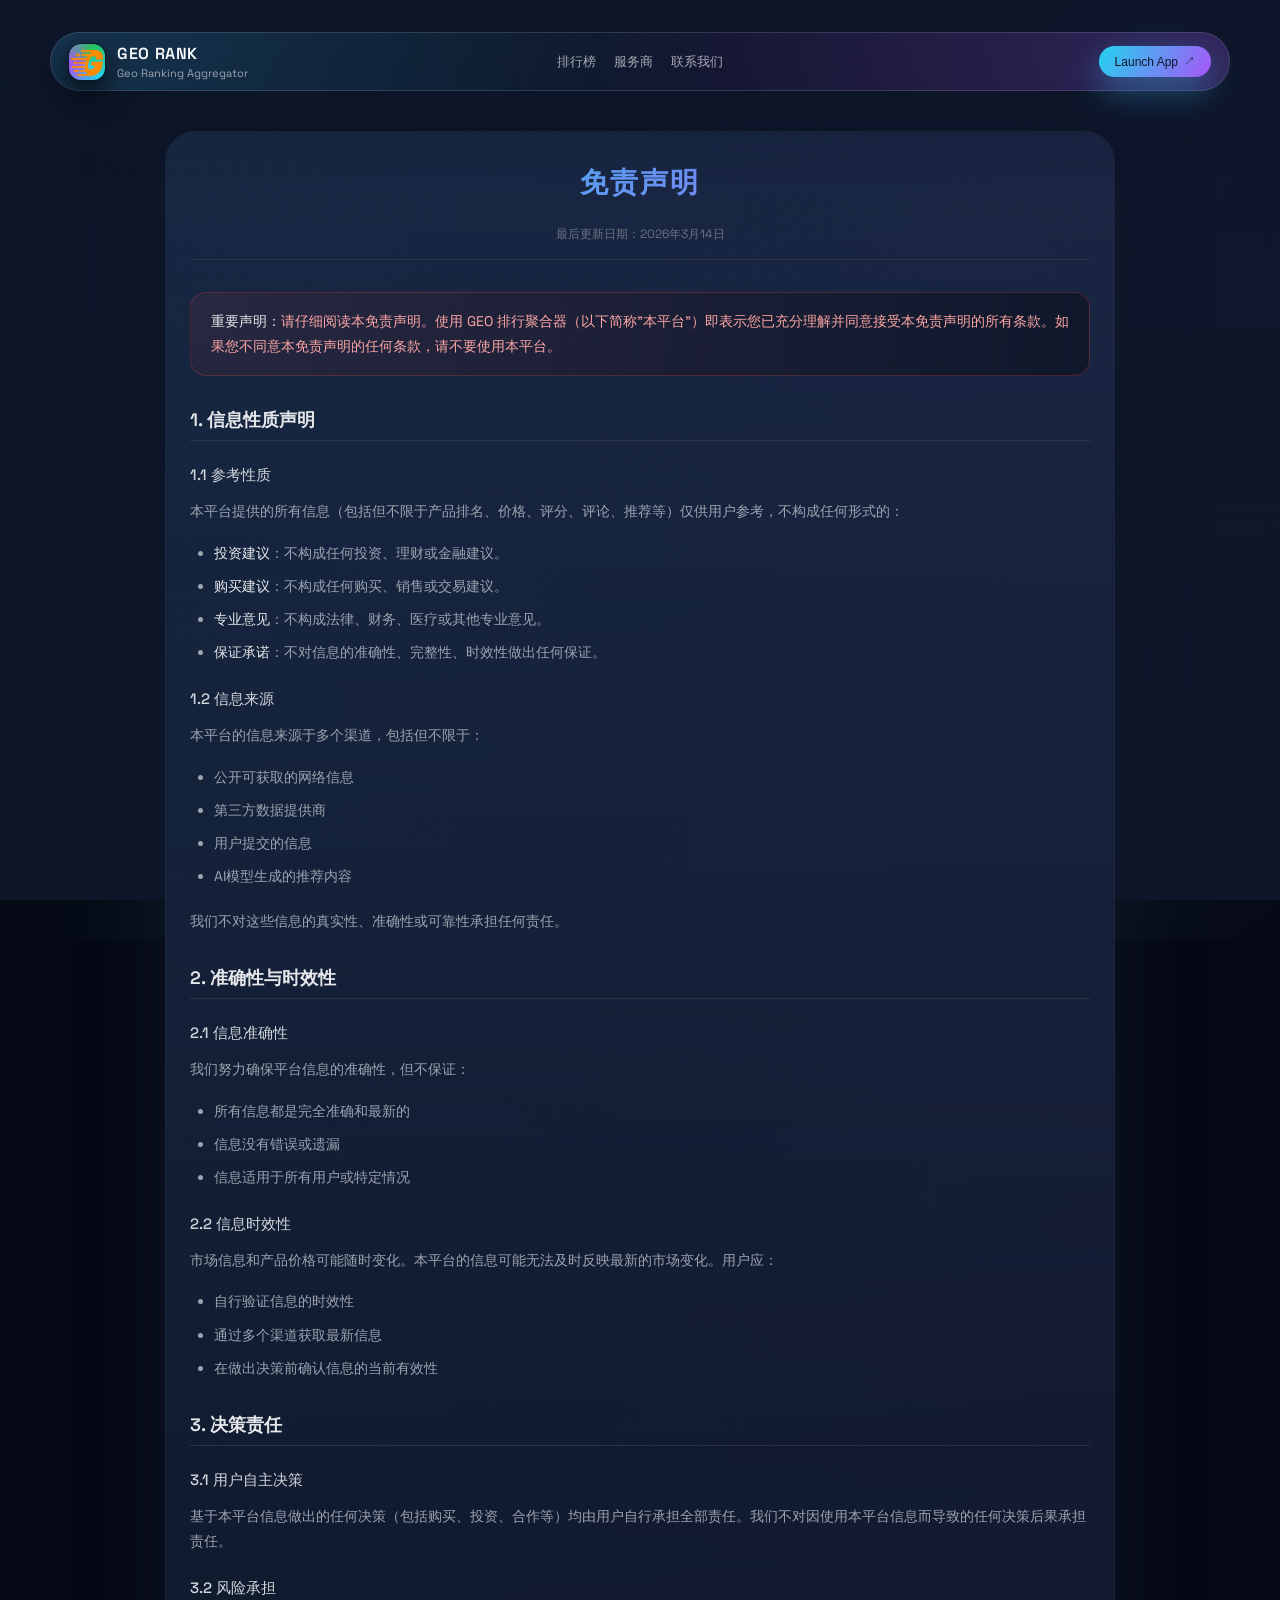
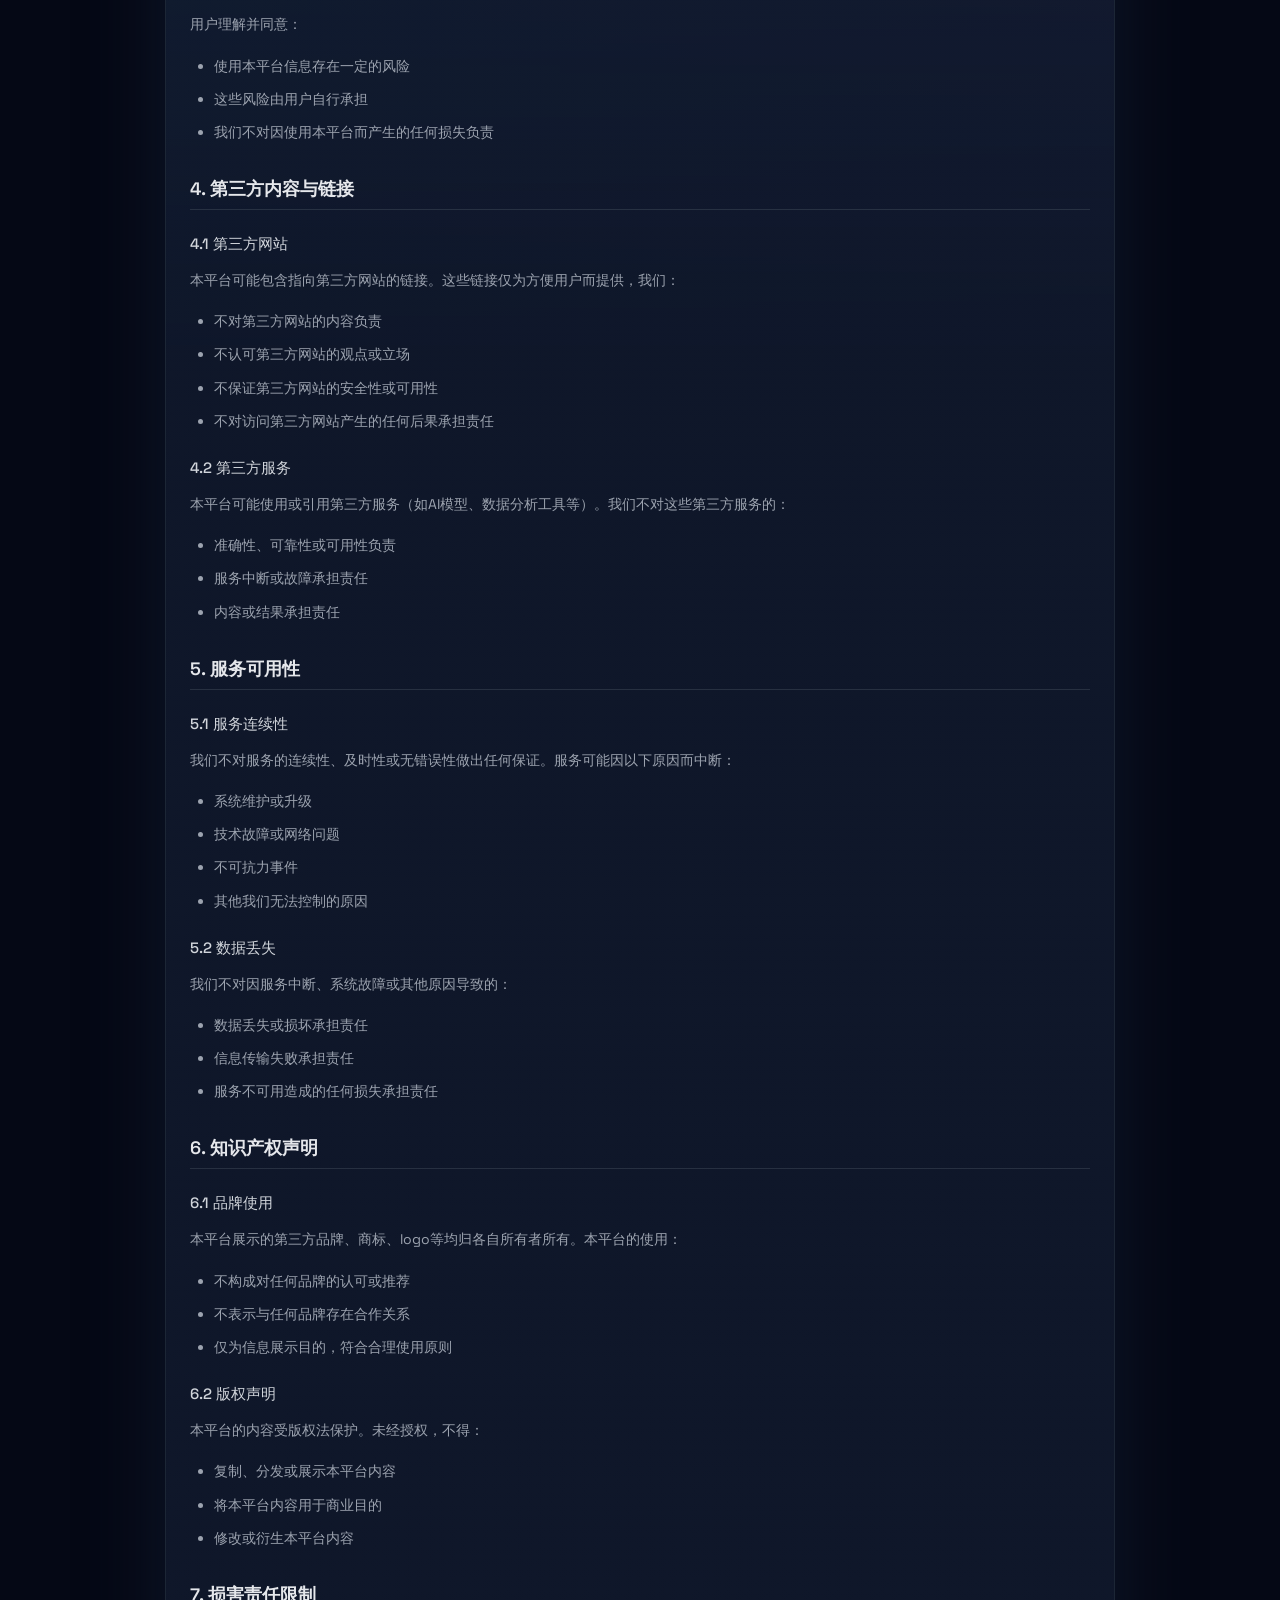
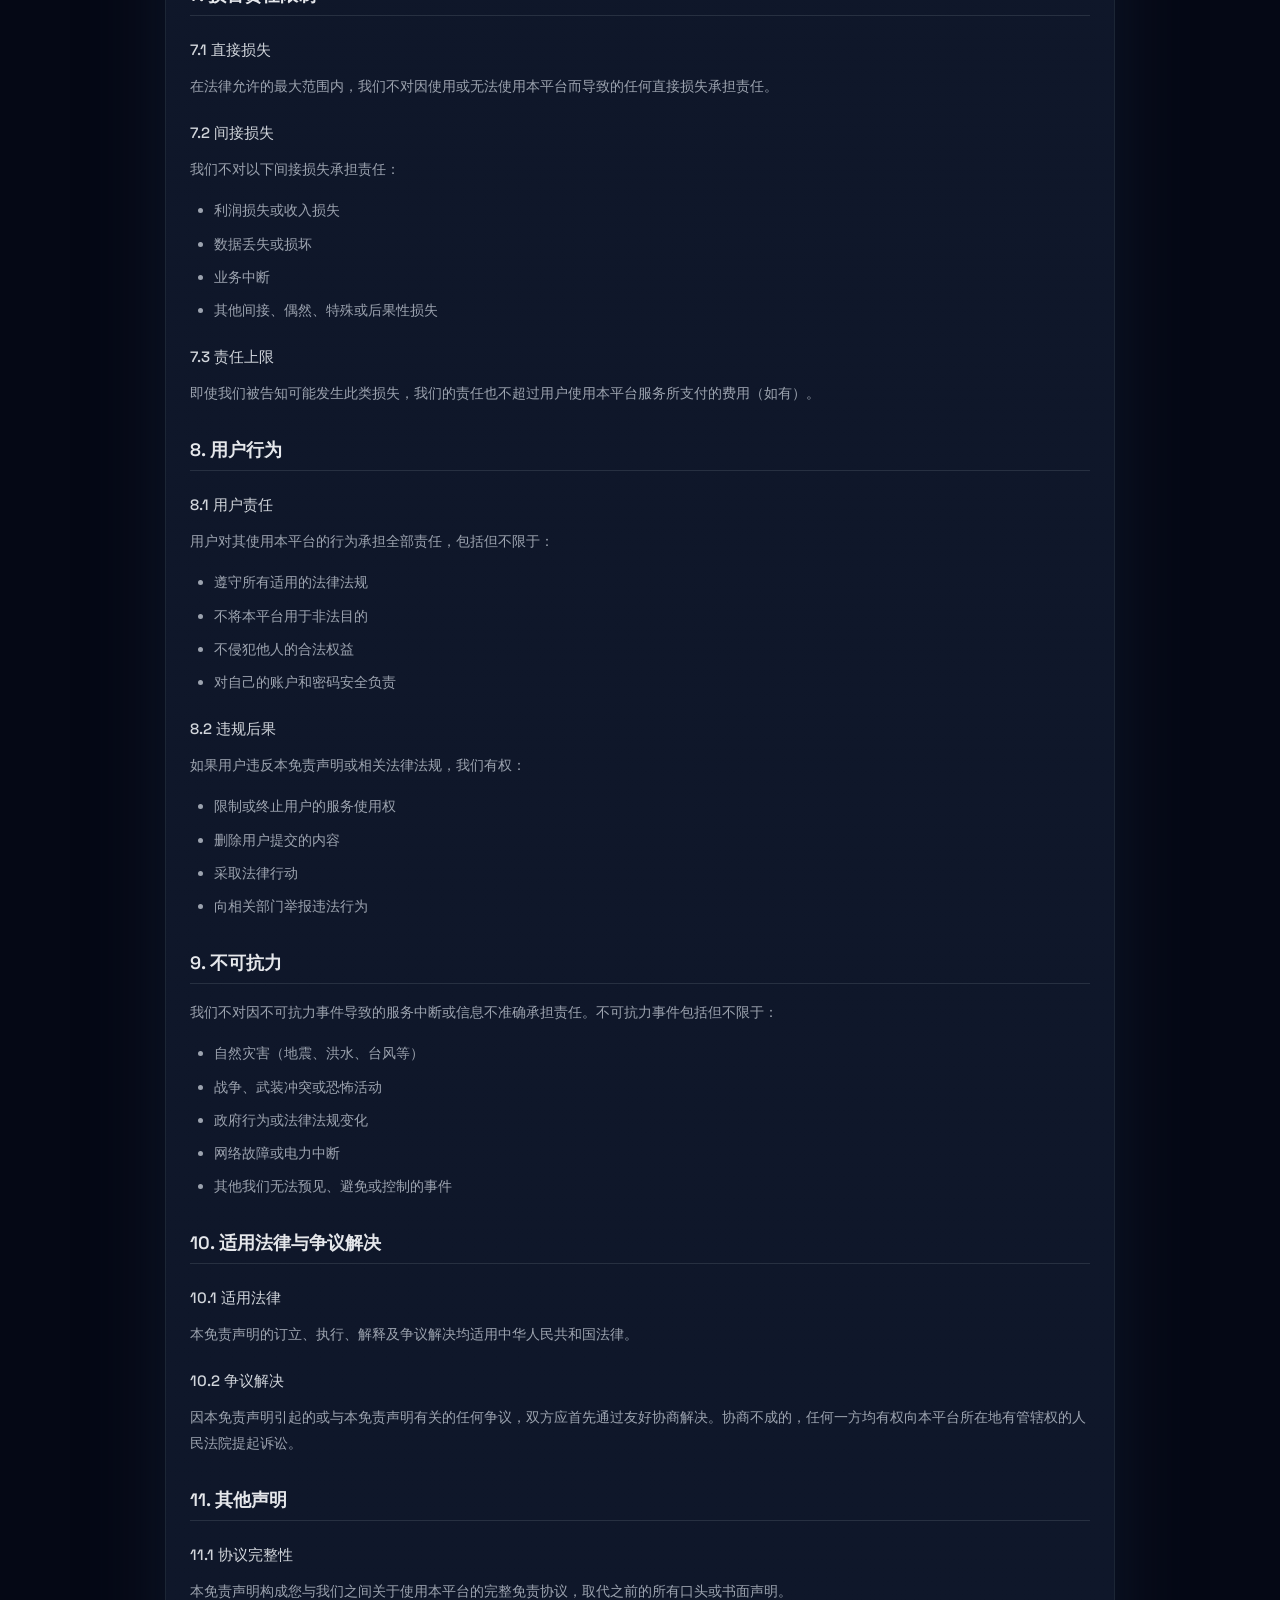
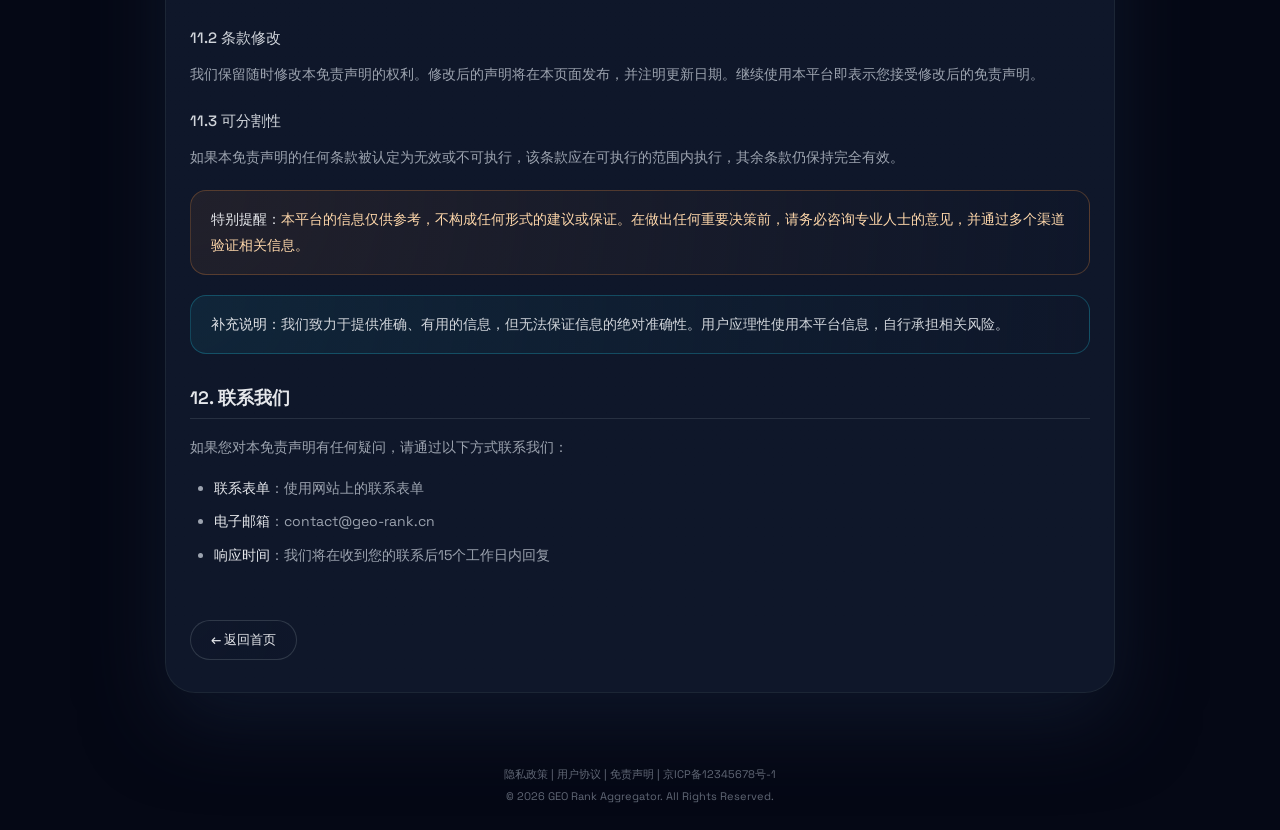
<file: disclaimer.html>
<!DOCTYPE html>
<html lang="zh-CN">
<head>
<meta charset="UTF-8">
<meta name="viewport" content="width=device-width, initial-scale=1.0">
<title>免责声明 - GEO 排行聚合器</title>
<link rel="icon" type="image/png" href="assets/logo.png" sizes="32x32">
<link rel="icon" type="image/png" href="assets/logo.png" sizes="16x16">
<link rel="apple-touch-icon" href="assets/logo.png">
<link href="https://fonts.googleapis.com/css2?family=Space+Grotesk:wght@400;500;600;700&display=swap" rel="stylesheet">
<link rel="stylesheet" href="styles.css">
<style>
.disclaimer-container {
  max-width:900px;
  margin:0 auto;
  padding:32px 24px;
  background:radial-gradient(circle at 0 0,rgba(15,23,42,0.98),rgba(15,23,42,1));
  border-radius:30px;
  border:1px solid rgba(31,41,55,0.9);
  box-shadow:0 28px 80px rgba(15,23,42,0.95);
  backdrop-filter:blur(18px);
  margin-top:40px;
  margin-bottom:40px;
  position:relative;
  overflow:hidden;
}

.disclaimer-container::before{
  content:'';
  position:absolute;
  inset:-1px;
  background:conic-gradient(from 200deg,rgba(56,189,248,0),rgba(56,189,248,0.18),rgba(168,85,247,0.2),rgba(56,189,248,0));
  opacity:0.7;
  mask:linear-gradient(#000 0 0,transparent 35%);
  pointer-events:none;
}

.disclaimer-content {
  position:relative;
  z-index:1;
}

.disclaimer-container h1 {
  font-size:28px;
  font-weight:600;
  margin:0 0 24px 0;
  text-align:center;
  background:linear-gradient(120deg,#22d3ee,#a855f7);
  -webkit-background-clip:text;
  color:transparent;
  letter-spacing:0.08em;
  text-transform:uppercase;
}

.disclaimer-container h2 {
  font-size:18px;
  font-weight:600;
  color:#e5e7eb;
  margin-top:32px;
  margin-bottom:16px;
  padding-bottom:8px;
  border-bottom:1px solid rgba(55,65,81,0.6);
}

.disclaimer-container h3 {
  font-size:15px;
  font-weight:500;
  color:#d1d5db;
  margin-top:24px;
  margin-bottom:12px;
}

.disclaimer-container p {
  color:#9ca3af;
  line-height:1.8;
  margin-bottom:16px;
  font-size:14px;
}

.disclaimer-container ul {
  margin-bottom:20px;
  padding-left:24px;
}

.disclaimer-container li {
  color:#9ca3af;
  line-height:1.8;
  margin-bottom:8px;
  font-size:14px;
}

.disclaimer-container strong {
  color:#e5e7eb;
  font-weight:500;
}

.alert-box {
  padding:16px 20px;
  border-radius:16px;
  background:radial-gradient(circle at 0 0,rgba(239,68,68,0.08),rgba(15,23,42,0.95));
  border:1px solid rgba(239,68,68,0.25);
  margin:20px 0;
}

.alert-box p {
  margin:0;
  color:#fca5a5;
}

.warning-box {
  padding:16px 20px;
  border-radius:16px;
  background:radial-gradient(circle at 0 0,rgba(251,146,60,0.08),rgba(15,23,42,0.95));
  border:1px solid rgba(251,146,60,0.25);
  margin:20px 0;
}

.warning-box p {
  margin:0;
  color:#fed7aa;
}

.info-box {
  padding:16px 20px;
  border-radius:16px;
  background:radial-gradient(circle at 0 0,rgba(34,211,238,0.08),rgba(15,23,42,0.95));
  border:1px solid rgba(34,211,238,0.25);
  margin:20px 0;
}

.info-box p {
  margin:0;
  color:#d1d5db;
}

.back-link {
  display:inline-flex;
  align-items:center;
  gap:8px;
  margin-top:32px;
  padding:10px 20px;
  border-radius:999px;
  color:#e5e7eb;
  text-decoration:none;
  font-weight:500;
  font-size:13px;
  background:radial-gradient(circle at 0 0,rgba(15,23,42,0.9),rgba(15,23,42,0.98));
  border:1px solid rgba(55,65,81,0.8);
  transition:all .25s;
}

.back-link:hover {
  transform:translateY(-1px);
  border-color:rgba(56,189,248,0.6);
  box-shadow:0 12px 30px rgba(15,23,42,0.9);
}

.update-date {
  text-align:center;
  font-size:12px;
  color:#6b7280;
  margin-bottom:32px;
  padding-bottom:16px;
  border-bottom:1px solid rgba(55,65,81,0.6);
}

@media(max-width:600px){
  .disclaimer-container {
    padding:24px 20px;
    border-radius:24px;
    margin-top:24px;
    margin-bottom:24px;
  }
  
  .disclaimer-container h1 {
    font-size:22px;
  }
  
  .disclaimer-container h2 {
    font-size:16px;
  }
}
</style>
</head>
<body>

<div id="app" class="page">

  <header class="top-nav">
    <div class="brand">
      <div class="brand-logo">
        <img src="assets/logo.png" alt="GEO Rank">
      </div>
      <div class="brand-meta">
        <span class="brand-name">GEO RANK</span>
        <span class="brand-tagline">Geo Ranking Aggregator</span>
      </div>
    </div>
    <div class="nav-links-container">
      <nav class="nav-links">
        <a href="main.html#ranking">排行榜</a>
        <a href="main.html#providers">服务商</a>
        <a href="main.html#contact">联系我们</a>
      </nav>
    </div>
    <div class="nav-cta-container">
      <button class="nav-cta">Launch App</button>
    </div>
  </header>

  <div class="disclaimer-container">
    <div class="disclaimer-content">
      <h1>免责声明</h1>
      
      <div class="update-date">最后更新日期：2026年3月14日</div>
      
      <div class="alert-box">
        <p><strong>重要声明：</strong>请仔细阅读本免责声明。使用 GEO 排行聚合器（以下简称"本平台"）即表示您已充分理解并同意接受本免责声明的所有条款。如果您不同意本免责声明的任何条款，请不要使用本平台。</p>
      </div>
      
      <h2>1. 信息性质声明</h2>
      
      <h3>1.1 参考性质</h3>
      <p>本平台提供的所有信息（包括但不限于产品排名、价格、评分、评论、推荐等）仅供用户参考，不构成任何形式的：</p>
      <ul>
        <li><strong>投资建议</strong>：不构成任何投资、理财或金融建议。</li>
        <li><strong>购买建议</strong>：不构成任何购买、销售或交易建议。</li>
        <li><strong>专业意见</strong>：不构成法律、财务、医疗或其他专业意见。</li>
        <li><strong>保证承诺</strong>：不对信息的准确性、完整性、时效性做出任何保证。</li>
      </ul>
      
      <h3>1.2 信息来源</h3>
      <p>本平台的信息来源于多个渠道，包括但不限于：</p>
      <ul>
        <li>公开可获取的网络信息</li>
        <li>第三方数据提供商</li>
        <li>用户提交的信息</li>
        <li>AI模型生成的推荐内容</li>
      </ul>
      <p>我们不对这些信息的真实性、准确性或可靠性承担任何责任。</p>
      
      <h2>2. 准确性与时效性</h2>
      
      <h3>2.1 信息准确性</h3>
      <p>我们努力确保平台信息的准确性，但不保证：</p>
      <ul>
        <li>所有信息都是完全准确和最新的</li>
        <li>信息没有错误或遗漏</li>
        <li>信息适用于所有用户或特定情况</li>
      </ul>
      
      <h3>2.2 信息时效性</h3>
      <p>市场信息和产品价格可能随时变化。本平台的信息可能无法及时反映最新的市场变化。用户应：</p>
      <ul>
        <li>自行验证信息的时效性</li>
        <li>通过多个渠道获取最新信息</li>
        <li>在做出决策前确认信息的当前有效性</li>
      </ul>
      
      <h2>3. 决策责任</h2>
      
      <h3>3.1 用户自主决策</h3>
      <p>基于本平台信息做出的任何决策（包括购买、投资、合作等）均由用户自行承担全部责任。我们不对因使用本平台信息而导致的任何决策后果承担责任。</p>
      
      <h3>3.2 风险承担</h3>
      <p>用户理解并同意：</p>
      <ul>
        <li>使用本平台信息存在一定的风险</li>
        <li>这些风险由用户自行承担</li>
        <li>我们不对因使用本平台而产生的任何损失负责</li>
      </ul>
      
      <h2>4. 第三方内容与链接</h2>
      
      <h3>4.1 第三方网站</h3>
      <p>本平台可能包含指向第三方网站的链接。这些链接仅为方便用户而提供，我们：</p>
      <ul>
        <li>不对第三方网站的内容负责</li>
        <li>不认可第三方网站的观点或立场</li>
        <li>不保证第三方网站的安全性或可用性</li>
        <li>不对访问第三方网站产生的任何后果承担责任</li>
      </ul>
      
      <h3>4.2 第三方服务</h3>
      <p>本平台可能使用或引用第三方服务（如AI模型、数据分析工具等）。我们不对这些第三方服务的：</p>
      <ul>
        <li>准确性、可靠性或可用性负责</li>
        <li>服务中断或故障承担责任</li>
        <li>内容或结果承担责任</li>
      </ul>
      
      <h2>5. 服务可用性</h2>
      
      <h3>5.1 服务连续性</h3>
      <p>我们不对服务的连续性、及时性或无错误性做出任何保证。服务可能因以下原因而中断：</p>
      <ul>
        <li>系统维护或升级</li>
        <li>技术故障或网络问题</li>
        <li>不可抗力事件</li>
        <li>其他我们无法控制的原因</li>
      </ul>
      
      <h3>5.2 数据丢失</h3>
      <p>我们不对因服务中断、系统故障或其他原因导致的：</p>
      <ul>
        <li>数据丢失或损坏承担责任</li>
        <li>信息传输失败承担责任</li>
        <li>服务不可用造成的任何损失承担责任</li>
      </ul>
      
      <h2>6. 知识产权声明</h2>
      
      <h3>6.1 品牌使用</h3>
      <p>本平台展示的第三方品牌、商标、logo等均归各自所有者所有。本平台的使用：</p>
      <ul>
        <li>不构成对任何品牌的认可或推荐</li>
        <li>不表示与任何品牌存在合作关系</li>
        <li>仅为信息展示目的，符合合理使用原则</li>
      </ul>
      
      <h3>6.2 版权声明</h3>
      <p>本平台的内容受版权法保护。未经授权，不得：</p>
      <ul>
        <li>复制、分发或展示本平台内容</li>
        <li>将本平台内容用于商业目的</li>
        <li>修改或衍生本平台内容</li>
      </ul>
      
      <h2>7. 损害责任限制</h2>
      
      <h3>7.1 直接损失</h3>
      <p>在法律允许的最大范围内，我们不对因使用或无法使用本平台而导致的任何直接损失承担责任。</p>
      
      <h3>7.2 间接损失</h3>
      <p>我们不对以下间接损失承担责任：</p>
      <ul>
        <li>利润损失或收入损失</li>
        <li>数据丢失或损坏</li>
        <li>业务中断</li>
        <li>其他间接、偶然、特殊或后果性损失</li>
      </ul>
      
      <h3>7.3 责任上限</h3>
      <p>即使我们被告知可能发生此类损失，我们的责任也不超过用户使用本平台服务所支付的费用（如有）。</p>
      
      <h2>8. 用户行为</h2>
      
      <h3>8.1 用户责任</h3>
      <p>用户对其使用本平台的行为承担全部责任，包括但不限于：</p>
      <ul>
        <li>遵守所有适用的法律法规</li>
        <li>不将本平台用于非法目的</li>
        <li>不侵犯他人的合法权益</li>
        <li>对自己的账户和密码安全负责</li>
      </ul>
      
      <h3>8.2 违规后果</h3>
      <p>如果用户违反本免责声明或相关法律法规，我们有权：</p>
      <ul>
        <li>限制或终止用户的服务使用权</li>
        <li>删除用户提交的内容</li>
        <li>采取法律行动</li>
        <li>向相关部门举报违法行为</li>
      </ul>
      
      <h2>9. 不可抗力</h2>
      
      <p>我们不对因不可抗力事件导致的服务中断或信息不准确承担责任。不可抗力事件包括但不限于：</p>
      <ul>
        <li>自然灾害（地震、洪水、台风等）</li>
        <li>战争、武装冲突或恐怖活动</li>
        <li>政府行为或法律法规变化</li>
        <li>网络故障或电力中断</li>
        <li>其他我们无法预见、避免或控制的事件</li>
      </ul>
      
      <h2>10. 适用法律与争议解决</h2>
      
      <h3>10.1 适用法律</h3>
      <p>本免责声明的订立、执行、解释及争议解决均适用中华人民共和国法律。</p>
      
      <h3>10.2 争议解决</h3>
      <p>因本免责声明引起的或与本免责声明有关的任何争议，双方应首先通过友好协商解决。协商不成的，任何一方均有权向本平台所在地有管辖权的人民法院提起诉讼。</p>
      
      <h2>11. 其他声明</h2>
      
      <h3>11.1 协议完整性</h3>
      <p>本免责声明构成您与我们之间关于使用本平台的完整免责协议，取代之前的所有口头或书面声明。</p>
      
      <h3>11.2 条款修改</h3>
      <p>我们保留随时修改本免责声明的权利。修改后的声明将在本页面发布，并注明更新日期。继续使用本平台即表示您接受修改后的免责声明。</p>
      
      <h3>11.3 可分割性</h3>
      <p>如果本免责声明的任何条款被认定为无效或不可执行，该条款应在可执行的范围内执行，其余条款仍保持完全有效。</p>
      
      <div class="warning-box">
        <p><strong>特别提醒：</strong>本平台的信息仅供参考，不构成任何形式的建议或保证。在做出任何重要决策前，请务必咨询专业人士的意见，并通过多个渠道验证相关信息。</p>
      </div>
      
      <div class="info-box">
        <p><strong>补充说明：</strong>我们致力于提供准确、有用的信息，但无法保证信息的绝对准确性。用户应理性使用本平台信息，自行承担相关风险。</p>
      </div>
      
      <h2>12. 联系我们</h2>
      
      <p>如果您对本免责声明有任何疑问，请通过以下方式联系我们：</p>
      <ul>
        <li><strong>联系表单</strong>：使用网站上的联系表单</li>
        <li><strong>电子邮箱</strong>：contact@geo-rank.cn</li>
        <li><strong>响应时间</strong>：我们将在收到您的联系后15个工作日内回复</li>
      </ul>
      
      <a href="main.html" class="back-link">← 返回首页</a>
    </div>
  </div>

  <footer class="footer">
    <div class="legal-info">
      <p><a href="privacy.html">隐私政策</a> | <a href="terms.html">用户协议</a> | <a href="disclaimer.html">免责声明</a> | 京ICP备12345678号-1</p>
      <p>© 2026 GEO Rank Aggregator. All Rights Reserved.</p>
    </div>
  </footer>

</div>

</body>
</html>
</file>
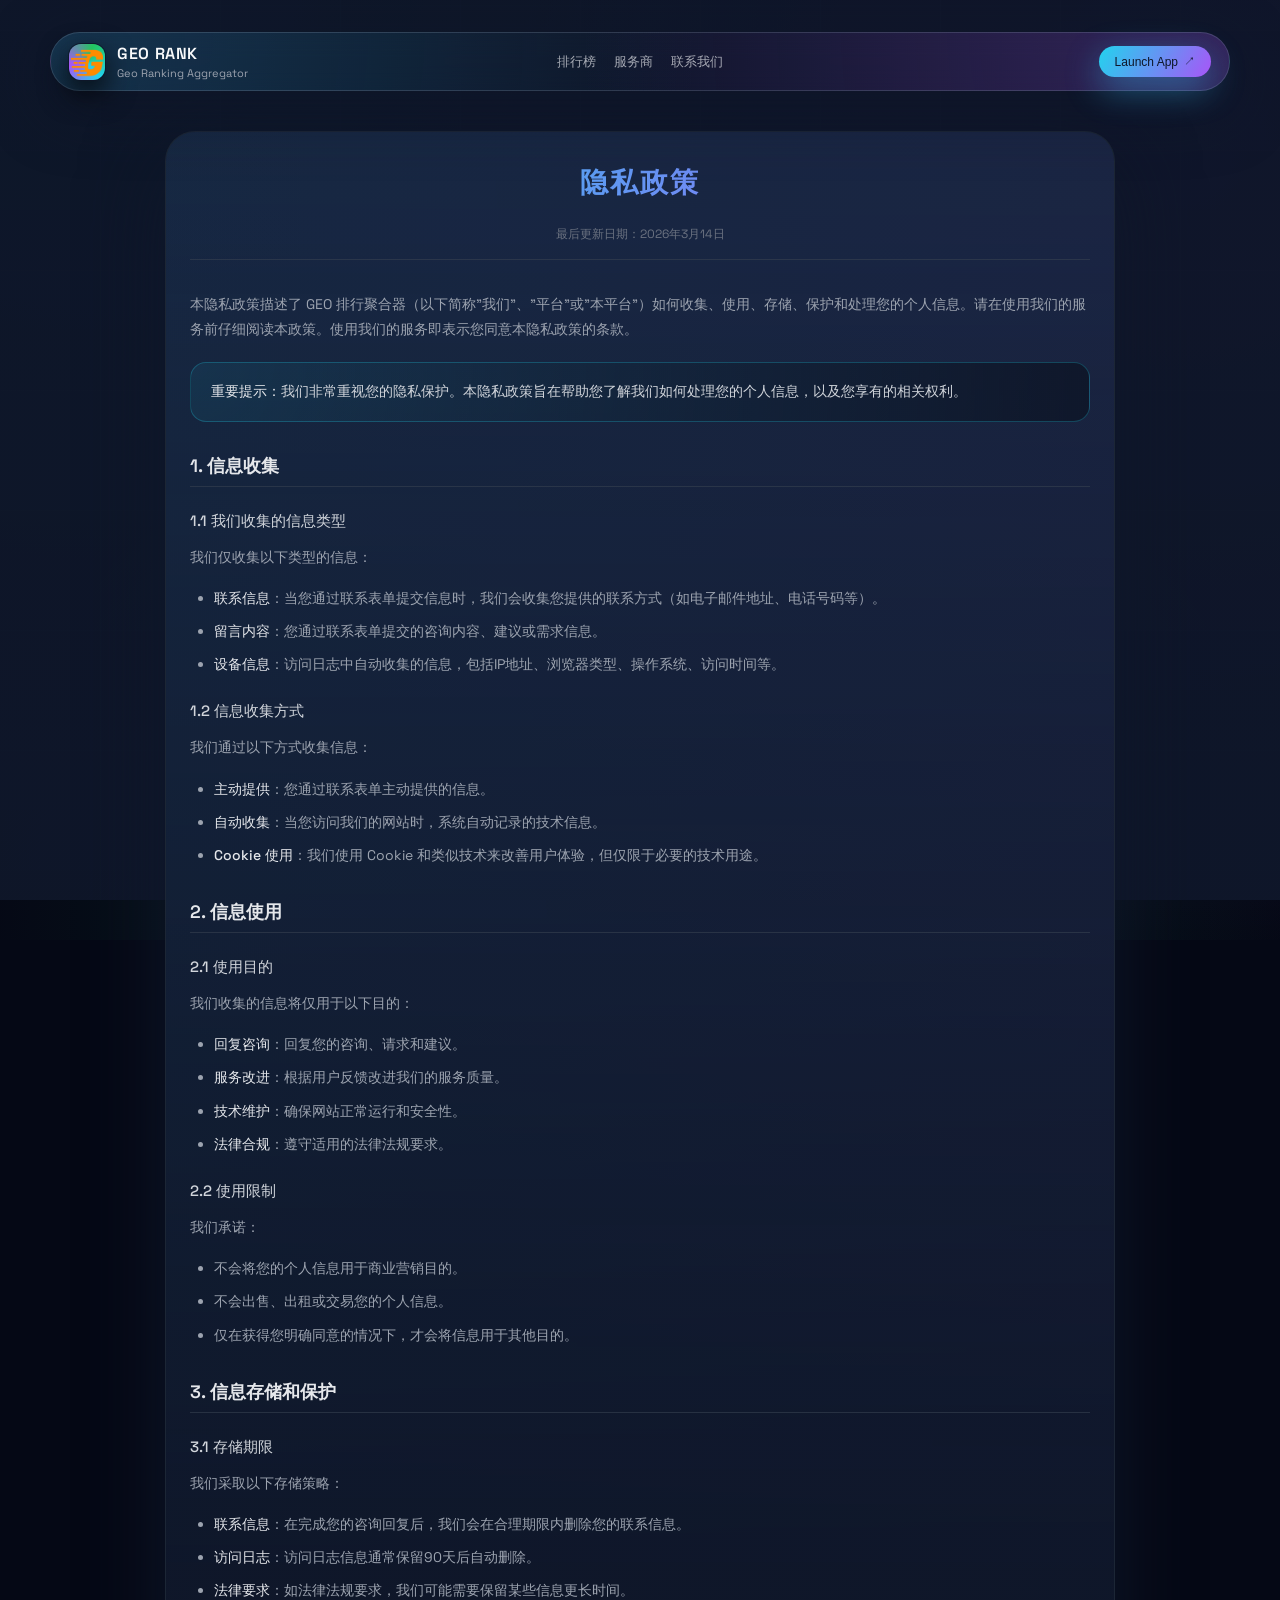
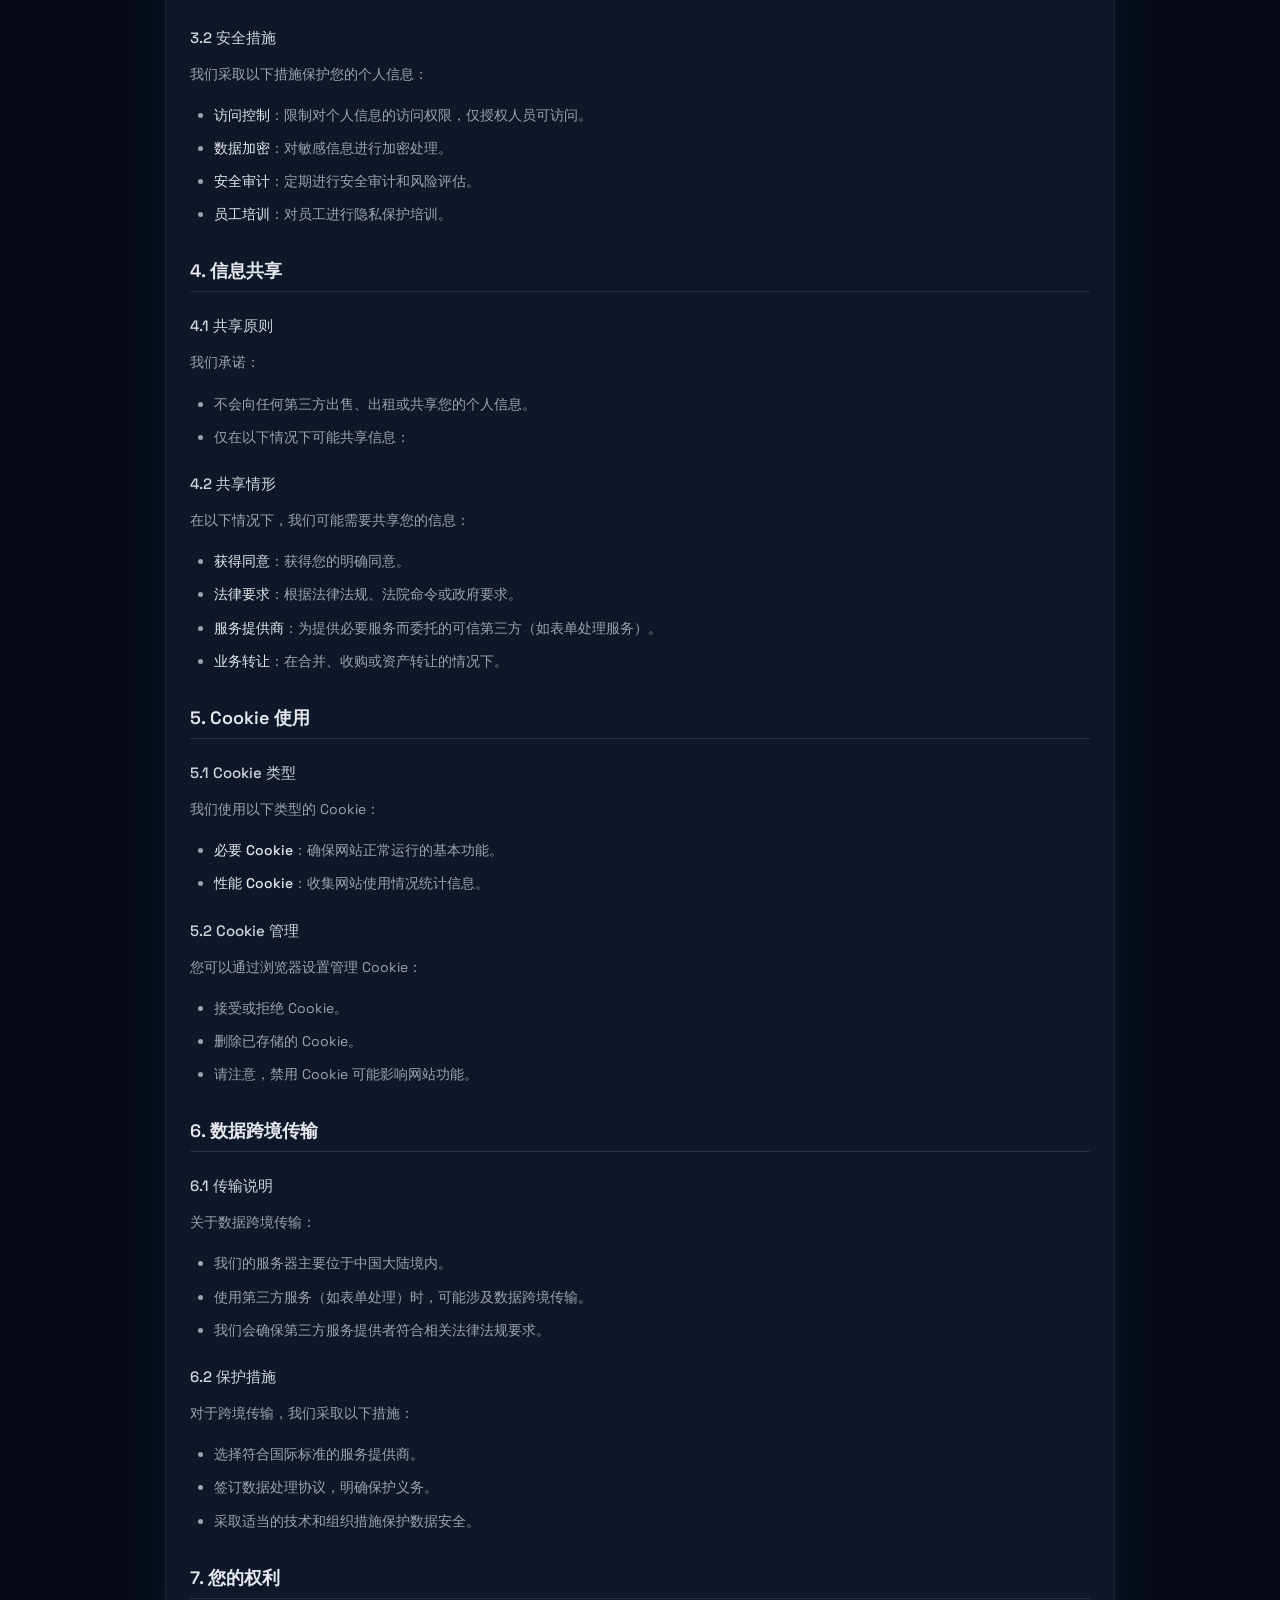
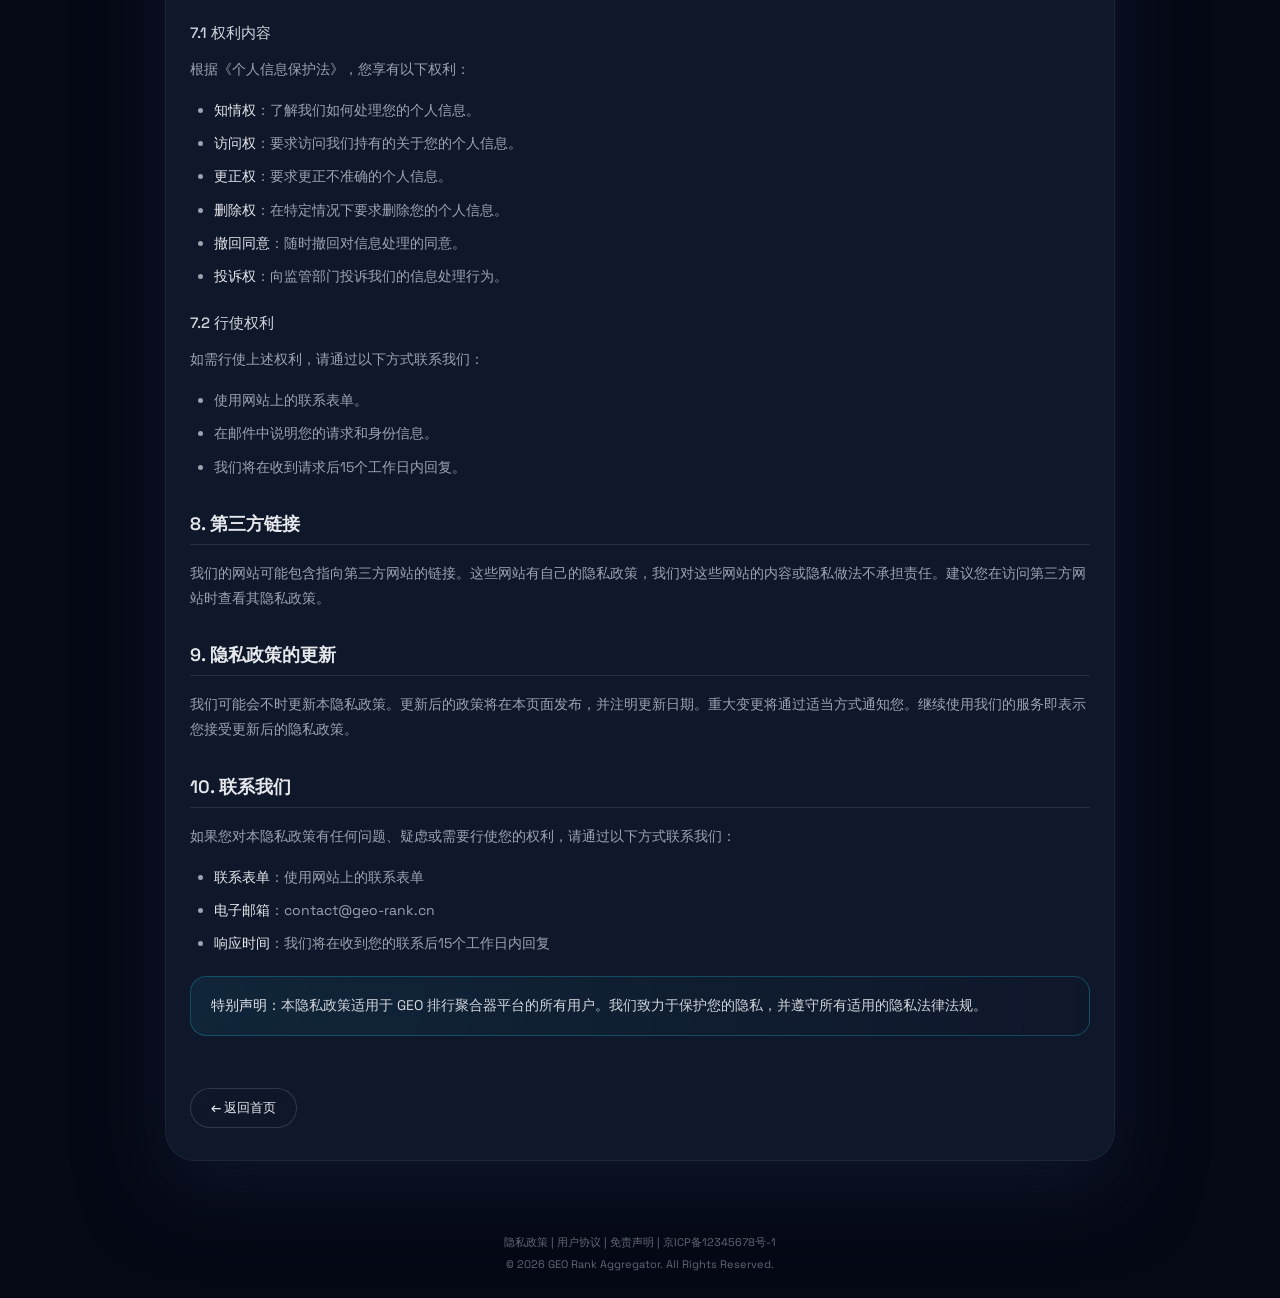
<file: privacy.html>
<!DOCTYPE html>
<html lang="zh-CN">
<head>
<meta charset="UTF-8">
<meta name="viewport" content="width=device-width, initial-scale=1.0">
<title>隐私政策 - GEO 排行聚合器</title>
<link rel="icon" type="image/png" href="assets/logo.png" sizes="32x32">
<link rel="icon" type="image/png" href="assets/logo.png" sizes="16x16">
<link rel="apple-touch-icon" href="assets/logo.png">
<link href="https://fonts.googleapis.com/css2?family=Space+Grotesk:wght@400;500;600;700&display=swap" rel="stylesheet">
<link rel="stylesheet" href="styles.css">
<style>
.privacy-container {
  max-width:900px;
  margin:0 auto;
  padding:32px 24px;
  background:radial-gradient(circle at 0 0,rgba(15,23,42,0.98),rgba(15,23,42,1));
  border-radius:30px;
  border:1px solid rgba(31,41,55,0.9);
  box-shadow:0 28px 80px rgba(15,23,42,0.95);
  backdrop-filter:blur(18px);
  margin-top:40px;
  margin-bottom:40px;
  position:relative;
  overflow:hidden;
}

.privacy-container::before{
  content:'';
  position:absolute;
  inset:-1px;
  background:conic-gradient(from 200deg,rgba(56,189,248,0),rgba(56,189,248,0.18),rgba(168,85,247,0.2),rgba(56,189,248,0));
  opacity:0.7;
  mask:linear-gradient(#000 0 0,transparent 35%);
  pointer-events:none;
}

.privacy-content {
  position:relative;
  z-index:1;
}

.privacy-container h1 {
  font-size:28px;
  font-weight:600;
  margin:0 0 24px 0;
  text-align:center;
  background:linear-gradient(120deg,#22d3ee,#a855f7);
  -webkit-background-clip:text;
  color:transparent;
  letter-spacing:0.08em;
  text-transform:uppercase;
}

.privacy-container h2 {
  font-size:18px;
  font-weight:600;
  color:#e5e7eb;
  margin-top:32px;
  margin-bottom:16px;
  padding-bottom:8px;
  border-bottom:1px solid rgba(55,65,81,0.6);
}

.privacy-container h3 {
  font-size:15px;
  font-weight:500;
  color:#d1d5db;
  margin-top:24px;
  margin-bottom:12px;
}

.privacy-container p {
  color:#9ca3af;
  line-height:1.8;
  margin-bottom:16px;
  font-size:14px;
}

.privacy-container ul {
  margin-bottom:20px;
  padding-left:24px;
}

.privacy-container li {
  color:#9ca3af;
  line-height:1.8;
  margin-bottom:8px;
  font-size:14px;
}

.privacy-container strong {
  color:#e5e7eb;
  font-weight:500;
}

.highlight-box {
  padding:16px 20px;
  border-radius:16px;
  background:radial-gradient(circle at 0 0,rgba(34,211,238,0.08),rgba(15,23,42,0.95));
  border:1px solid rgba(34,211,238,0.25);
  margin:20px 0;
}

.highlight-box p {
  margin:0;
  color:#d1d5db;
}

.back-link {
  display:inline-flex;
  align-items:center;
  gap:8px;
  margin-top:32px;
  padding:10px 20px;
  border-radius:999px;
  color:#e5e7eb;
  text-decoration:none;
  font-weight:500;
  font-size:13px;
  background:radial-gradient(circle at 0 0,rgba(15,23,42,0.9),rgba(15,23,42,0.98));
  border:1px solid rgba(55,65,81,0.8);
  transition:all .25s;
}

.back-link:hover {
  transform:translateY(-1px);
  border-color:rgba(56,189,248,0.6);
  box-shadow:0 12px 30px rgba(15,23,42,0.9);
}

.update-date {
  text-align:center;
  font-size:12px;
  color:#6b7280;
  margin-bottom:32px;
  padding-bottom:16px;
  border-bottom:1px solid rgba(55,65,81,0.6);
}

@media(max-width:600px){
  .privacy-container {
    padding:24px 20px;
    border-radius:24px;
    margin-top:24px;
    margin-bottom:24px;
  }
  
  .privacy-container h1 {
    font-size:22px;
  }
  
  .privacy-container h2 {
    font-size:16px;
  }
}
</style>
</head>
<body>

<div id="app" class="page">

  <header class="top-nav">
    <div class="brand">
      <div class="brand-logo">
        <img src="assets/logo.png" alt="GEO Rank">
      </div>
      <div class="brand-meta">
        <span class="brand-name">GEO RANK</span>
        <span class="brand-tagline">Geo Ranking Aggregator</span>
      </div>
    </div>
    <div class="nav-links-container">
      <nav class="nav-links">
        <a href="main.html#ranking">排行榜</a>
        <a href="main.html#providers">服务商</a>
        <a href="main.html#contact">联系我们</a>
      </nav>
    </div>
    <div class="nav-cta-container">
      <button class="nav-cta">Launch App</button>
    </div>
  </header>

  <div class="privacy-container">
    <div class="privacy-content">
      <h1>隐私政策</h1>
      
      <div class="update-date">最后更新日期：2026年3月14日</div>
      
      <p>本隐私政策描述了 GEO 排行聚合器（以下简称"我们"、"平台"或"本平台"）如何收集、使用、存储、保护和处理您的个人信息。请在使用我们的服务前仔细阅读本政策。使用我们的服务即表示您同意本隐私政策的条款。</p>
      
      <div class="highlight-box">
        <p><strong>重要提示：</strong>我们非常重视您的隐私保护。本隐私政策旨在帮助您了解我们如何处理您的个人信息，以及您享有的相关权利。</p>
      </div>
      
      <h2>1. 信息收集</h2>
      
      <h3>1.1 我们收集的信息类型</h3>
      <p>我们仅收集以下类型的信息：</p>
      <ul>
        <li><strong>联系信息</strong>：当您通过联系表单提交信息时，我们会收集您提供的联系方式（如电子邮件地址、电话号码等）。</li>
        <li><strong>留言内容</strong>：您通过联系表单提交的咨询内容、建议或需求信息。</li>
        <li><strong>设备信息</strong>：访问日志中自动收集的信息，包括IP地址、浏览器类型、操作系统、访问时间等。</li>
      </ul>
      
      <h3>1.2 信息收集方式</h3>
      <p>我们通过以下方式收集信息：</p>
      <ul>
        <li><strong>主动提供</strong>：您通过联系表单主动提供的信息。</li>
        <li><strong>自动收集</strong>：当您访问我们的网站时，系统自动记录的技术信息。</li>
        <li><strong>Cookie 使用</strong>：我们使用 Cookie 和类似技术来改善用户体验，但仅限于必要的技术用途。</li>
      </ul>
      
      <h2>2. 信息使用</h2>
      
      <h3>2.1 使用目的</h3>
      <p>我们收集的信息将仅用于以下目的：</p>
      <ul>
        <li><strong>回复咨询</strong>：回复您的咨询、请求和建议。</li>
        <li><strong>服务改进</strong>：根据用户反馈改进我们的服务质量。</li>
        <li><strong>技术维护</strong>：确保网站正常运行和安全性。</li>
        <li><strong>法律合规</strong>：遵守适用的法律法规要求。</li>
      </ul>
      
      <h3>2.2 使用限制</h3>
      <p>我们承诺：</p>
      <ul>
        <li>不会将您的个人信息用于商业营销目的。</li>
        <li>不会出售、出租或交易您的个人信息。</li>
        <li>仅在获得您明确同意的情况下，才会将信息用于其他目的。</li>
      </ul>
      
      <h2>3. 信息存储和保护</h2>
      
      <h3>3.1 存储期限</h3>
      <p>我们采取以下存储策略：</p>
      <ul>
        <li><strong>联系信息</strong>：在完成您的咨询回复后，我们会在合理期限内删除您的联系信息。</li>
        <li><strong>访问日志</strong>：访问日志信息通常保留90天后自动删除。</li>
        <li><strong>法律要求</strong>：如法律法规要求，我们可能需要保留某些信息更长时间。</li>
      </ul>
      
      <h3>3.2 安全措施</h3>
      <p>我们采取以下措施保护您的个人信息：</p>
      <ul>
        <li><strong>访问控制</strong>：限制对个人信息的访问权限，仅授权人员可访问。</li>
        <li><strong>数据加密</strong>：对敏感信息进行加密处理。</li>
        <li><strong>安全审计</strong>：定期进行安全审计和风险评估。</li>
        <li><strong>员工培训</strong>：对员工进行隐私保护培训。</li>
      </ul>
      
      <h2>4. 信息共享</h2>
      
      <h3>4.1 共享原则</h3>
      <p>我们承诺：</p>
      <ul>
        <li>不会向任何第三方出售、出租或共享您的个人信息。</li>
        <li>仅在以下情况下可能共享信息：</li>
      </ul>
      
      <h3>4.2 共享情形</h3>
      <p>在以下情况下，我们可能需要共享您的信息：</p>
      <ul>
        <li><strong>获得同意</strong>：获得您的明确同意。</li>
        <li><strong>法律要求</strong>：根据法律法规、法院命令或政府要求。</li>
        <li><strong>服务提供商</strong>：为提供必要服务而委托的可信第三方（如表单处理服务）。</li>
        <li><strong>业务转让</strong>：在合并、收购或资产转让的情况下。</li>
      </ul>
      
      <h2>5. Cookie 使用</h2>
      
      <h3>5.1 Cookie 类型</h3>
      <p>我们使用以下类型的 Cookie：</p>
      <ul>
        <li><strong>必要 Cookie</strong>：确保网站正常运行的基本功能。</li>
        <li><strong>性能 Cookie</strong>：收集网站使用情况统计信息。</li>
      </ul>
      
      <h3>5.2 Cookie 管理</h3>
      <p>您可以通过浏览器设置管理 Cookie：</p>
      <ul>
        <li>接受或拒绝 Cookie。</li>
        <li>删除已存储的 Cookie。</li>
        <li>请注意，禁用 Cookie 可能影响网站功能。</li>
      </ul>
      
      <h2>6. 数据跨境传输</h2>
      
      <h3>6.1 传输说明</h3>
      <p>关于数据跨境传输：</p>
      <ul>
        <li>我们的服务器主要位于中国大陆境内。</li>
        <li>使用第三方服务（如表单处理）时，可能涉及数据跨境传输。</li>
        <li>我们会确保第三方服务提供者符合相关法律法规要求。</li>
      </ul>
      
      <h3>6.2 保护措施</h3>
      <p>对于跨境传输，我们采取以下措施：</p>
      <ul>
        <li>选择符合国际标准的服务提供商。</li>
        <li>签订数据处理协议，明确保护义务。</li>
        <li>采取适当的技术和组织措施保护数据安全。</li>
      </ul>
      
      <h2>7. 您的权利</h2>
      
      <h3>7.1 权利内容</h3>
      <p>根据《个人信息保护法》，您享有以下权利：</p>
      <ul>
        <li><strong>知情权</strong>：了解我们如何处理您的个人信息。</li>
        <li><strong>访问权</strong>：要求访问我们持有的关于您的个人信息。</li>
        <li><strong>更正权</strong>：要求更正不准确的个人信息。</li>
        <li><strong>删除权</strong>：在特定情况下要求删除您的个人信息。</li>
        <li><strong>撤回同意</strong>：随时撤回对信息处理的同意。</li>
        <li><strong>投诉权</strong>：向监管部门投诉我们的信息处理行为。</li>
      </ul>
      
      <h3>7.2 行使权利</h3>
      <p>如需行使上述权利，请通过以下方式联系我们：</p>
      <ul>
        <li>使用网站上的联系表单。</li>
        <li>在邮件中说明您的请求和身份信息。</li>
        <li>我们将在收到请求后15个工作日内回复。</li>
      </ul>
      
      <h2>8. 第三方链接</h2>
      
      <p>我们的网站可能包含指向第三方网站的链接。这些网站有自己的隐私政策，我们对这些网站的内容或隐私做法不承担责任。建议您在访问第三方网站时查看其隐私政策。</p>
      
      <h2>9. 隐私政策的更新</h2>
      
      <p>我们可能会不时更新本隐私政策。更新后的政策将在本页面发布，并注明更新日期。重大变更将通过适当方式通知您。继续使用我们的服务即表示您接受更新后的隐私政策。</p>
      
      <h2>10. 联系我们</h2>
      
      <p>如果您对本隐私政策有任何问题、疑虑或需要行使您的权利，请通过以下方式联系我们：</p>
      <ul>
        <li><strong>联系表单</strong>：使用网站上的联系表单</li>
        <li><strong>电子邮箱</strong>：contact@geo-rank.cn</li>
        <li><strong>响应时间</strong>：我们将在收到您的联系后15个工作日内回复</li>
      </ul>
      
      <div class="highlight-box">
        <p><strong>特别声明：</strong>本隐私政策适用于 GEO 排行聚合器平台的所有用户。我们致力于保护您的隐私，并遵守所有适用的隐私法律法规。</p>
      </div>
      
      <a href="main.html" class="back-link">← 返回首页</a>
    </div>
  </div>

  <footer class="footer">
    <div class="legal-info">
      <p><a href="privacy.html">隐私政策</a> | <a href="terms.html">用户协议</a> | <a href="disclaimer.html">免责声明</a> | 京ICP备12345678号-1</p>
      <p>© 2026 GEO Rank Aggregator. All Rights Reserved.</p>
    </div>
  </footer>

</div>

</body>
</html>
</file>
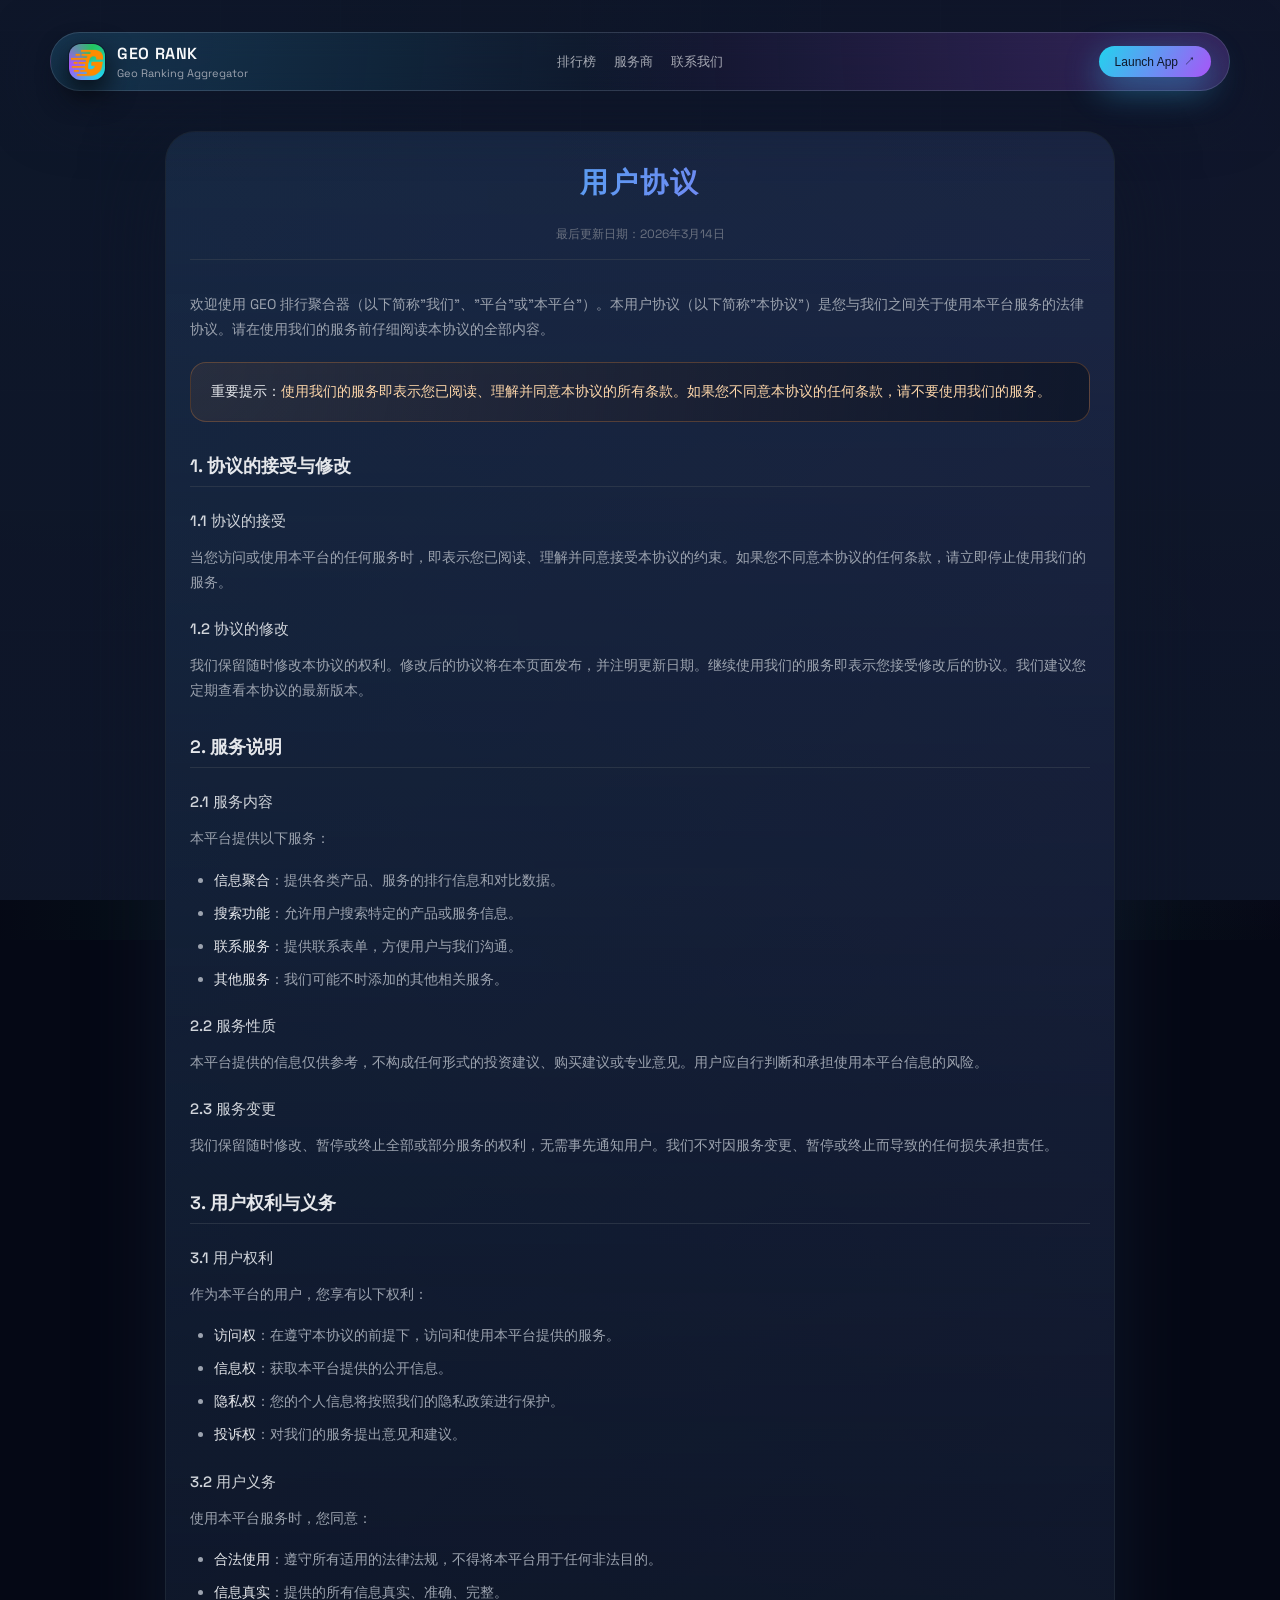
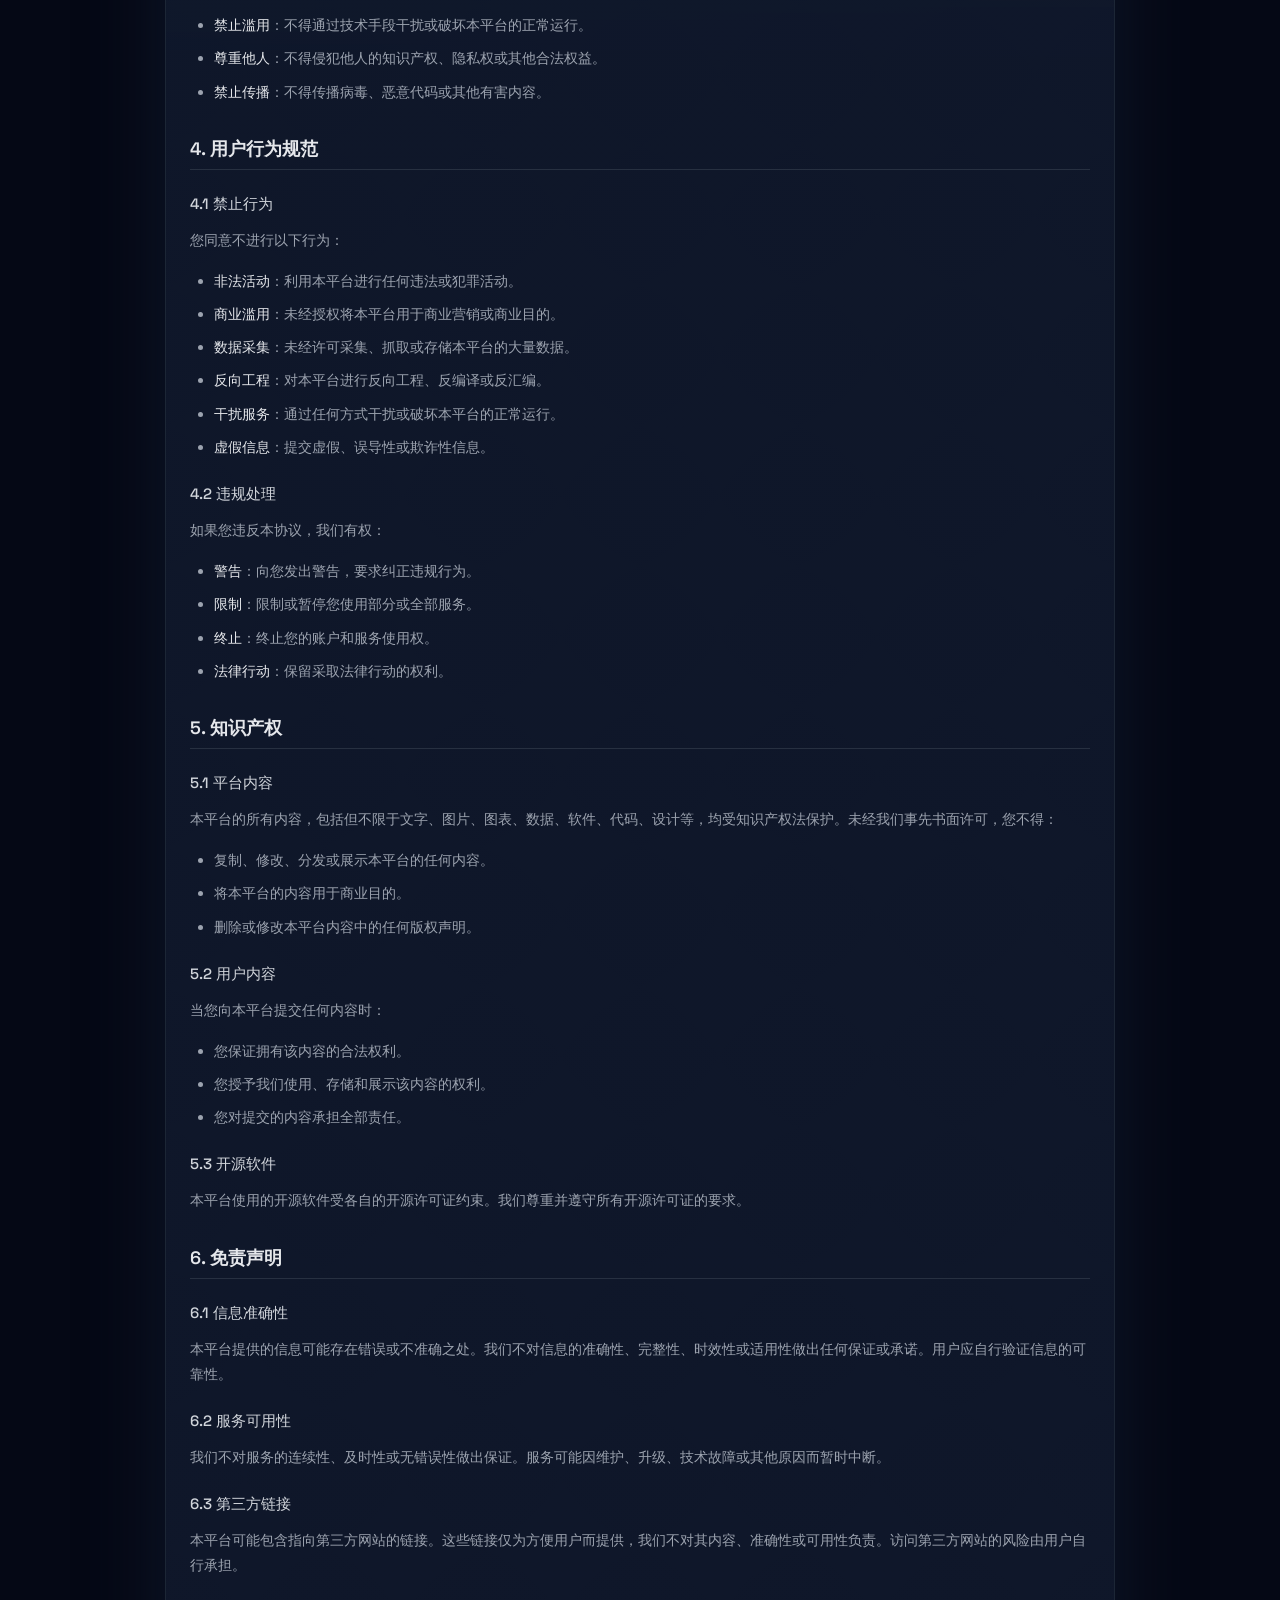
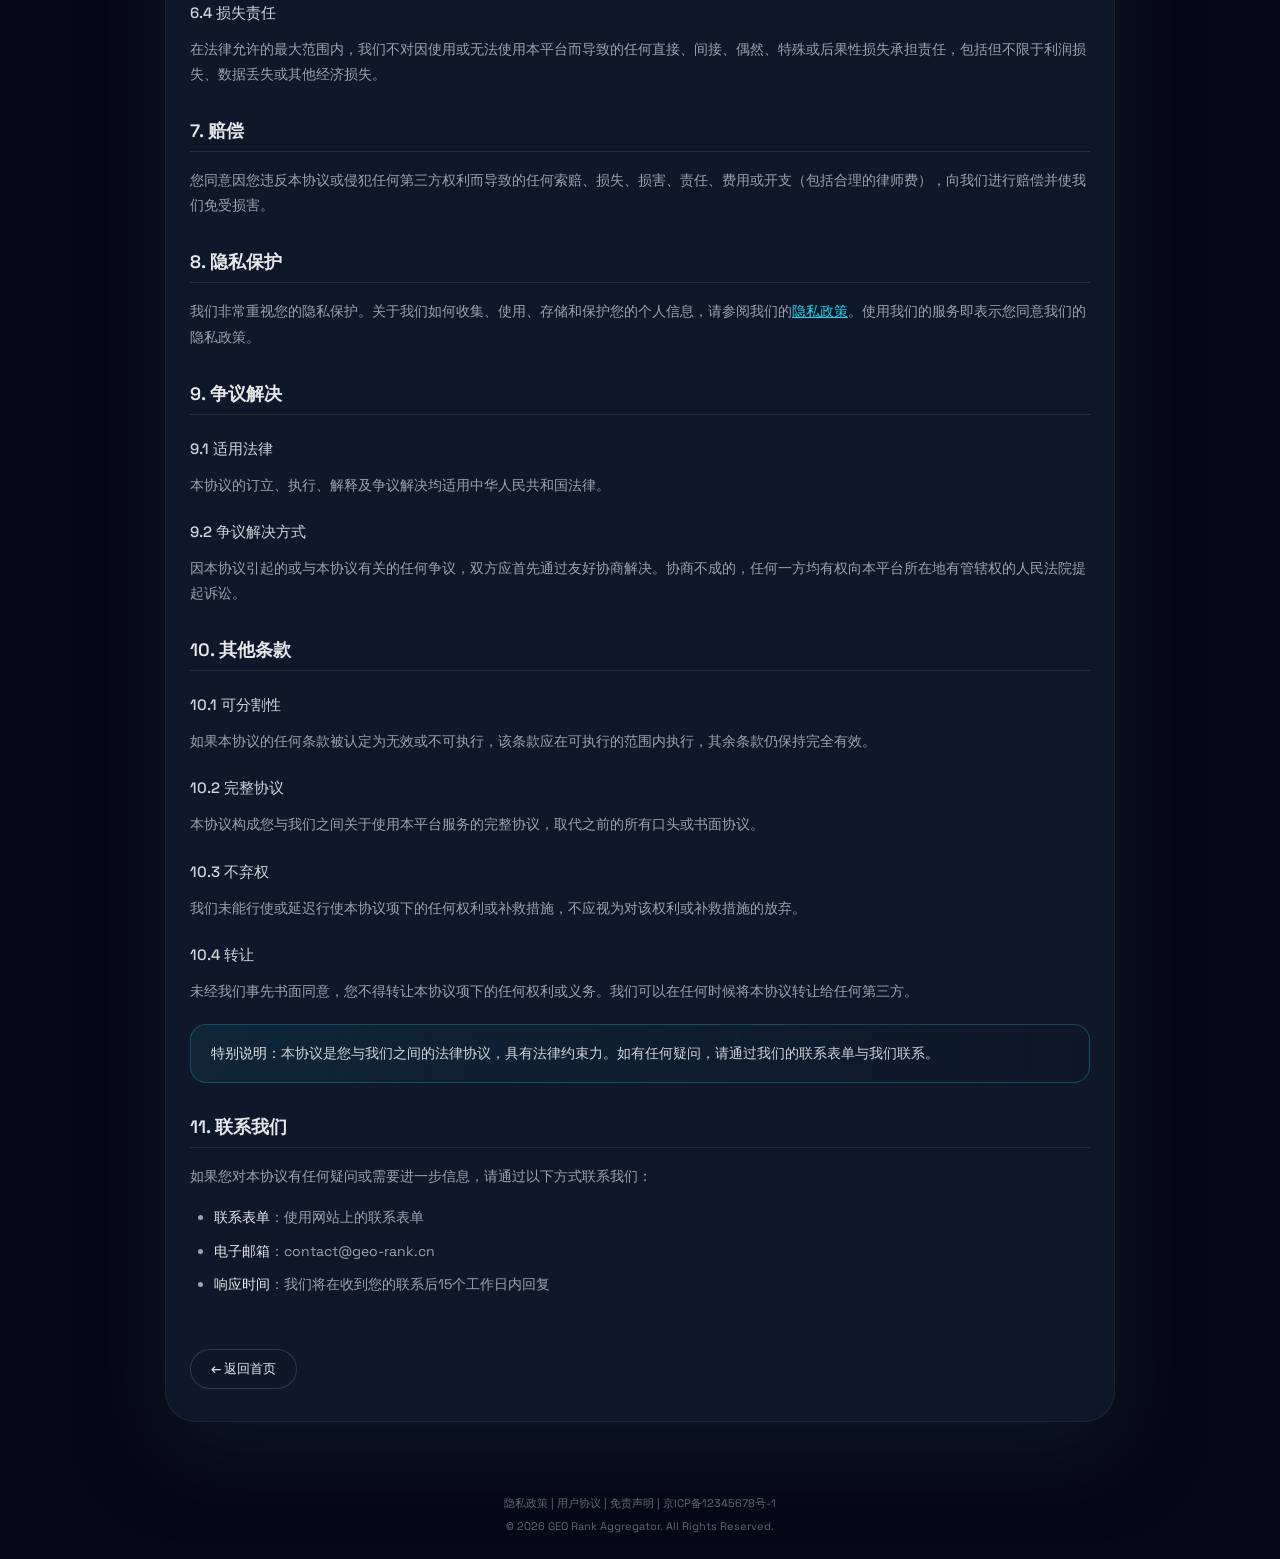
<file: terms.html>
<!DOCTYPE html>
<html lang="zh-CN">
<head>
<meta charset="UTF-8">
<meta name="viewport" content="width=device-width, initial-scale=1.0">
<title>用户协议 - GEO 排行聚合器</title>
<link rel="icon" type="image/png" href="assets/logo.png" sizes="32x32">
<link rel="icon" type="image/png" href="assets/logo.png" sizes="16x16">
<link rel="apple-touch-icon" href="assets/logo.png">
<link href="https://fonts.googleapis.com/css2?family=Space+Grotesk:wght@400;500;600;700&display=swap" rel="stylesheet">
<link rel="stylesheet" href="styles.css">
<style>
.terms-container {
  max-width:900px;
  margin:0 auto;
  padding:32px 24px;
  background:radial-gradient(circle at 0 0,rgba(15,23,42,0.98),rgba(15,23,42,1));
  border-radius:30px;
  border:1px solid rgba(31,41,55,0.9);
  box-shadow:0 28px 80px rgba(15,23,42,0.95);
  backdrop-filter:blur(18px);
  margin-top:40px;
  margin-bottom:40px;
  position:relative;
  overflow:hidden;
}

.terms-container::before{
  content:'';
  position:absolute;
  inset:-1px;
  background:conic-gradient(from 200deg,rgba(56,189,248,0),rgba(56,189,248,0.18),rgba(168,85,247,0.2),rgba(56,189,248,0));
  opacity:0.7;
  mask:linear-gradient(#000 0 0,transparent 35%);
  pointer-events:none;
}

.terms-content {
  position:relative;
  z-index:1;
}

.terms-container h1 {
  font-size:28px;
  font-weight:600;
  margin:0 0 24px 0;
  text-align:center;
  background:linear-gradient(120deg,#22d3ee,#a855f7);
  -webkit-background-clip:text;
  color:transparent;
  letter-spacing:0.08em;
  text-transform:uppercase;
}

.terms-container h2 {
  font-size:18px;
  font-weight:600;
  color:#e5e7eb;
  margin-top:32px;
  margin-bottom:16px;
  padding-bottom:8px;
  border-bottom:1px solid rgba(55,65,81,0.6);
}

.terms-container h3 {
  font-size:15px;
  font-weight:500;
  color:#d1d5db;
  margin-top:24px;
  margin-bottom:12px;
}

.terms-container p {
  color:#9ca3af;
  line-height:1.8;
  margin-bottom:16px;
  font-size:14px;
}

.terms-container ul {
  margin-bottom:20px;
  padding-left:24px;
}

.terms-container li {
  color:#9ca3af;
  line-height:1.8;
  margin-bottom:8px;
  font-size:14px;
}

.terms-container strong {
  color:#e5e7eb;
  font-weight:500;
}

.warning-box {
  padding:16px 20px;
  border-radius:16px;
  background:radial-gradient(circle at 0 0,rgba(251,146,60,0.08),rgba(15,23,42,0.95));
  border:1px solid rgba(251,146,60,0.25);
  margin:20px 0;
}

.warning-box p {
  margin:0;
  color:#fed7aa;
}

.info-box {
  padding:16px 20px;
  border-radius:16px;
  background:radial-gradient(circle at 0 0,rgba(34,211,238,0.08),rgba(15,23,42,0.95));
  border:1px solid rgba(34,211,238,0.25);
  margin:20px 0;
}

.info-box p {
  margin:0;
  color:#d1d5db;
}

.back-link {
  display:inline-flex;
  align-items:center;
  gap:8px;
  margin-top:32px;
  padding:10px 20px;
  border-radius:999px;
  color:#e5e7eb;
  text-decoration:none;
  font-weight:500;
  font-size:13px;
  background:radial-gradient(circle at 0 0,rgba(15,23,42,0.9),rgba(15,23,42,0.98));
  border:1px solid rgba(55,65,81,0.8);
  transition:all .25s;
}

.back-link:hover {
  transform:translateY(-1px);
  border-color:rgba(56,189,248,0.6);
  box-shadow:0 12px 30px rgba(15,23,42,0.9);
}

.update-date {
  text-align:center;
  font-size:12px;
  color:#6b7280;
  margin-bottom:32px;
  padding-bottom:16px;
  border-bottom:1px solid rgba(55,65,81,0.6);
}

@media(max-width:600px){
  .terms-container {
    padding:24px 20px;
    border-radius:24px;
    margin-top:24px;
    margin-bottom:24px;
  }
  
  .terms-container h1 {
    font-size:22px;
  }
  
  .terms-container h2 {
    font-size:16px;
  }
}
</style>
</head>
<body>

<div id="app" class="page">

  <header class="top-nav">
    <div class="brand">
      <div class="brand-logo">
        <img src="assets/logo.png" alt="GEO Rank">
      </div>
      <div class="brand-meta">
        <span class="brand-name">GEO RANK</span>
        <span class="brand-tagline">Geo Ranking Aggregator</span>
      </div>
    </div>
    <div class="nav-links-container">
      <nav class="nav-links">
        <a href="main.html#ranking">排行榜</a>
        <a href="main.html#providers">服务商</a>
        <a href="main.html#contact">联系我们</a>
      </nav>
    </div>
    <div class="nav-cta-container">
      <button class="nav-cta">Launch App</button>
    </div>
  </header>

  <div class="terms-container">
    <div class="terms-content">
      <h1>用户协议</h1>
      
      <div class="update-date">最后更新日期：2026年3月14日</div>
      
      <p>欢迎使用 GEO 排行聚合器（以下简称"我们"、"平台"或"本平台"）。本用户协议（以下简称"本协议"）是您与我们之间关于使用本平台服务的法律协议。请在使用我们的服务前仔细阅读本协议的全部内容。</p>
      
      <div class="warning-box">
        <p><strong>重要提示：</strong>使用我们的服务即表示您已阅读、理解并同意本协议的所有条款。如果您不同意本协议的任何条款，请不要使用我们的服务。</p>
      </div>
      
      <h2>1. 协议的接受与修改</h2>
      
      <h3>1.1 协议的接受</h3>
      <p>当您访问或使用本平台的任何服务时，即表示您已阅读、理解并同意接受本协议的约束。如果您不同意本协议的任何条款，请立即停止使用我们的服务。</p>
      
      <h3>1.2 协议的修改</h3>
      <p>我们保留随时修改本协议的权利。修改后的协议将在本页面发布，并注明更新日期。继续使用我们的服务即表示您接受修改后的协议。我们建议您定期查看本协议的最新版本。</p>
      
      <h2>2. 服务说明</h2>
      
      <h3>2.1 服务内容</h3>
      <p>本平台提供以下服务：</p>
      <ul>
        <li><strong>信息聚合</strong>：提供各类产品、服务的排行信息和对比数据。</li>
        <li><strong>搜索功能</strong>：允许用户搜索特定的产品或服务信息。</li>
        <li><strong>联系服务</strong>：提供联系表单，方便用户与我们沟通。</li>
        <li><strong>其他服务</strong>：我们可能不时添加的其他相关服务。</li>
      </ul>
      
      <h3>2.2 服务性质</h3>
      <p>本平台提供的信息仅供参考，不构成任何形式的投资建议、购买建议或专业意见。用户应自行判断和承担使用本平台信息的风险。</p>
      
      <h3>2.3 服务变更</h3>
      <p>我们保留随时修改、暂停或终止全部或部分服务的权利，无需事先通知用户。我们不对因服务变更、暂停或终止而导致的任何损失承担责任。</p>
      
      <h2>3. 用户权利与义务</h2>
      
      <h3>3.1 用户权利</h3>
      <p>作为本平台的用户，您享有以下权利：</p>
      <ul>
        <li><strong>访问权</strong>：在遵守本协议的前提下，访问和使用本平台提供的服务。</li>
        <li><strong>信息权</strong>：获取本平台提供的公开信息。</li>
        <li><strong>隐私权</strong>：您的个人信息将按照我们的隐私政策进行保护。</li>
        <li><strong>投诉权</strong>：对我们的服务提出意见和建议。</li>
      </ul>
      
      <h3>3.2 用户义务</h3>
      <p>使用本平台服务时，您同意：</p>
      <ul>
        <li><strong>合法使用</strong>：遵守所有适用的法律法规，不得将本平台用于任何非法目的。</li>
        <li><strong>信息真实</strong>：提供的所有信息真实、准确、完整。</li>
        <li><strong>禁止滥用</strong>：不得通过技术手段干扰或破坏本平台的正常运行。</li>
        <li><strong>尊重他人</strong>：不得侵犯他人的知识产权、隐私权或其他合法权益。</li>
        <li><strong>禁止传播</strong>：不得传播病毒、恶意代码或其他有害内容。</li>
      </ul>
      
      <h2>4. 用户行为规范</h2>
      
      <h3>4.1 禁止行为</h3>
      <p>您同意不进行以下行为：</p>
      <ul>
        <li><strong>非法活动</strong>：利用本平台进行任何违法或犯罪活动。</li>
        <li><strong>商业滥用</strong>：未经授权将本平台用于商业营销或商业目的。</li>
        <li><strong>数据采集</strong>：未经许可采集、抓取或存储本平台的大量数据。</li>
        <li><strong>反向工程</strong>：对本平台进行反向工程、反编译或反汇编。</li>
        <li><strong>干扰服务</strong>：通过任何方式干扰或破坏本平台的正常运行。</li>
        <li><strong>虚假信息</strong>：提交虚假、误导性或欺诈性信息。</li>
      </ul>
      
      <h3>4.2 违规处理</h3>
      <p>如果您违反本协议，我们有权：</p>
      <ul>
        <li><strong>警告</strong>：向您发出警告，要求纠正违规行为。</li>
        <li><strong>限制</strong>：限制或暂停您使用部分或全部服务。</li>
        <li><strong>终止</strong>：终止您的账户和服务使用权。</li>
        <li><strong>法律行动</strong>：保留采取法律行动的权利。</li>
      </ul>
      
      <h2>5. 知识产权</h2>
      
      <h3>5.1 平台内容</h3>
      <p>本平台的所有内容，包括但不限于文字、图片、图表、数据、软件、代码、设计等，均受知识产权法保护。未经我们事先书面许可，您不得：</p>
      <ul>
        <li>复制、修改、分发或展示本平台的任何内容。</li>
        <li>将本平台的内容用于商业目的。</li>
        <li>删除或修改本平台内容中的任何版权声明。</li>
      </ul>
      
      <h3>5.2 用户内容</h3>
      <p>当您向本平台提交任何内容时：</p>
      <ul>
        <li>您保证拥有该内容的合法权利。</li>
        <li>您授予我们使用、存储和展示该内容的权利。</li>
        <li>您对提交的内容承担全部责任。</li>
      </ul>
      
      <h3>5.3 开源软件</h3>
      <p>本平台使用的开源软件受各自的开源许可证约束。我们尊重并遵守所有开源许可证的要求。</p>
      
      <h2>6. 免责声明</h2>
      
      <h3>6.1 信息准确性</h3>
      <p>本平台提供的信息可能存在错误或不准确之处。我们不对信息的准确性、完整性、时效性或适用性做出任何保证或承诺。用户应自行验证信息的可靠性。</p>
      
      <h3>6.2 服务可用性</h3>
      <p>我们不对服务的连续性、及时性或无错误性做出保证。服务可能因维护、升级、技术故障或其他原因而暂时中断。</p>
      
      <h3>6.3 第三方链接</h3>
      <p>本平台可能包含指向第三方网站的链接。这些链接仅为方便用户而提供，我们不对其内容、准确性或可用性负责。访问第三方网站的风险由用户自行承担。</p>
      
      <h3>6.4 损失责任</h3>
      <p>在法律允许的最大范围内，我们不对因使用或无法使用本平台而导致的任何直接、间接、偶然、特殊或后果性损失承担责任，包括但不限于利润损失、数据丢失或其他经济损失。</p>
      
      <h2>7. 赔偿</h2>
      
      <p>您同意因您违反本协议或侵犯任何第三方权利而导致的任何索赔、损失、损害、责任、费用或开支（包括合理的律师费），向我们进行赔偿并使我们免受损害。</p>
      
      <h2>8. 隐私保护</h2>
      
      <p>我们非常重视您的隐私保护。关于我们如何收集、使用、存储和保护您的个人信息，请参阅我们的<a href="privacy.html" style="color:#22d3ee;">隐私政策</a>。使用我们的服务即表示您同意我们的隐私政策。</p>
      
      <h2>9. 争议解决</h2>
      
      <h3>9.1 适用法律</h3>
      <p>本协议的订立、执行、解释及争议解决均适用中华人民共和国法律。</p>
      
      <h3>9.2 争议解决方式</h3>
      <p>因本协议引起的或与本协议有关的任何争议，双方应首先通过友好协商解决。协商不成的，任何一方均有权向本平台所在地有管辖权的人民法院提起诉讼。</p>
      
      <h2>10. 其他条款</h2>
      
      <h3>10.1 可分割性</h3>
      <p>如果本协议的任何条款被认定为无效或不可执行，该条款应在可执行的范围内执行，其余条款仍保持完全有效。</p>
      
      <h3>10.2 完整协议</h3>
      <p>本协议构成您与我们之间关于使用本平台服务的完整协议，取代之前的所有口头或书面协议。</p>
      
      <h3>10.3 不弃权</h3>
      <p>我们未能行使或延迟行使本协议项下的任何权利或补救措施，不应视为对该权利或补救措施的放弃。</p>
      
      <h3>10.4 转让</h3>
      <p>未经我们事先书面同意，您不得转让本协议项下的任何权利或义务。我们可以在任何时候将本协议转让给任何第三方。</p>
      
      <div class="info-box">
        <p><strong>特别说明：</strong>本协议是您与我们之间的法律协议，具有法律约束力。如有任何疑问，请通过我们的联系表单与我们联系。</p>
      </div>
      
      <h2>11. 联系我们</h2>
      
      <p>如果您对本协议有任何疑问或需要进一步信息，请通过以下方式联系我们：</p>
      <ul>
        <li><strong>联系表单</strong>：使用网站上的联系表单</li>
        <li><strong>电子邮箱</strong>：contact@geo-rank.cn</li>
        <li><strong>响应时间</strong>：我们将在收到您的联系后15个工作日内回复</li>
      </ul>
      
      <a href="main.html" class="back-link">← 返回首页</a>
    </div>
  </div>

  <footer class="footer">
    <div class="legal-info">
      <p><a href="privacy.html">隐私政策</a> | <a href="terms.html">用户协议</a> | <a href="disclaimer.html">免责声明</a> | 京ICP备12345678号-1</p>
      <p>© 2026 GEO Rank Aggregator. All Rights Reserved.</p>
    </div>
  </footer>

</div>

</body>
</html>
</file>
<file: styles.css>
body{
  margin:0;
  font-family:'Space Grotesk',system-ui,-apple-system,BlinkMacSystemFont,'Segoe UI',sans-serif;
  background:#050815;
  color:#f9fafb;
  -webkit-font-smoothing:antialiased;
  position:relative;
  overflow-x: hidden;
}

body::before{
  content:'';
  position:fixed;
  inset:-40px;
  background:
    radial-gradient(circle at 10% 0%,rgba(56,189,248,0.12),transparent 55%),
    radial-gradient(circle at 90% 20%,rgba(168,85,247,0.18),transparent 55%),
    radial-gradient(circle at 50% 100%,rgba(34,197,94,0.14),transparent 55%);
  mix-blend-mode:screen;
  opacity:0.9;
  pointer-events:none;
  z-index:-2;
}

body::after{
  content:'';
  position:fixed;
  inset:0;
  background-image:linear-gradient(rgba(15,23,42,0.9),rgba(15,23,42,0.96)),
                    linear-gradient(90deg,rgba(148,163,184,0.08) 1px,transparent 1px),
                    linear-gradient(rgba(148,163,184,0.06) 1px,transparent 1px);
  background-size:100% 100%,120px 120px,120px 120px;
  background-position:center;
  pointer-events:none;
  z-index:-1;
}

.page{
  max-width:1180px;
  margin:0 auto;
  padding:32px 24px 20px;
  min-height:100vh;
}

/* Compliance Banner */
.compliance-banner{
  padding:12px 20px;
  border-radius:16px;
  background:radial-gradient(circle at 0 0,rgba(251,146,60,0.08),rgba(15,23,42,0.95));
  border:1px solid rgba(251,146,60,0.25);
  margin-bottom:20px;
  text-align:center;
}
.compliance-banner p{
  margin:0;
  color:#fed7aa;
  font-size:12px;
  line-height:1.6;
}
.compliance-banner a{
  color:#22d3ee;
  text-decoration:none;
  font-weight:500;
}
.compliance-banner a:hover{
  text-decoration:underline;
}

/* Top Navigation */
.top-nav{
  display:flex;
  align-items:center;
  gap:24px;
  padding:10px 18px;
  border-radius:999px;
  background:radial-gradient(circle at 0 0,rgba(56,189,248,0.18),transparent 55%),
             radial-gradient(circle at 100% 0,rgba(168,85,247,0.24),transparent 55%);
  border:1px solid rgba(148,163,184,0.24);
  box-shadow:0 18px 60px rgba(15,23,42,0.75);
  backdrop-filter:blur(22px);
  position:sticky;
  top:20px;
  z-index:20;
}

.brand{
  flex:1;
  display:flex;
  align-items:center;
  gap:12px;
}

.nav-links-container{
  flex:1;
  display:flex;
  justify-content:center;
  align-items:center;
}

.nav-links{
  display:flex;
  align-items:center;
  gap:28px;
  font-size:13px;
}

.nav-cta-container{
  flex:1;
  display:flex;
  justify-content:flex-end;
  align-items:center;
}
.brand-logo{
  width:32px;
  height:32px;
  border-radius:12px;
  background:conic-gradient(from 140deg,#22d3ee,#a855f7,#22c55e,#22d3ee);
  padding:2px;
  display:flex;
  align-items:center;
  justify-content:center;
  box-shadow:0 0 0 1px rgba(15,23,42,0.85),0 12px 30px rgba(0,0,0,0.9);
}
.brand-logo img{
  width:100%;
  height:100%;
  border-radius:10px;
  object-fit:cover;
}
.brand-meta{
  display:flex;
  flex-direction:column;
  gap:2px;
}
.brand-name{
  font-size:16px;
  font-weight:600;
  letter-spacing:0.04em;
  text-transform:uppercase;
}
.brand-tagline{
  font-size:11px;
  color:#9ca3af;
}

.nav-links{
  display:flex;
  align-items:center;
  gap:18px;
  font-size:13px;
}
.nav-links a{
  color:#e5e7eb;
  text-decoration:none;
  opacity:0.7;
  transition:opacity .25s,transform .25s;
}
.nav-links a:hover{
  opacity:1;
  transform:translateY(-1px);
}

.nav-cta{
  padding:8px 16px;
  border-radius:999px;
  border:0;
  cursor:pointer;
  display:inline-flex;
  align-items:center;
  gap:6px;
  font-size:12px;
  font-weight:500;
  color:#0f172a;
  background:linear-gradient(120deg,#22d3ee,#a855f7);
  box-shadow:0 12px 35px rgba(56,189,248,0.45);
  transition:transform .25s,box-shadow .25s,filter .25s;
}
.nav-cta::after{
  content:'↗';
  font-size:11px;
}
.nav-cta:hover{
  transform:translateY(-1px) scale(1.02);
  box-shadow:0 18px 50px rgba(59,130,246,0.7);
  filter:brightness(1.05);
}

/* HERO */
.hero{
  text-align:center;
  margin:72px 0 48px;
}
.hero-badge{
  display:inline-flex;
  align-items:center;
  gap:8px;
  padding:6px 14px;
  border-radius:999px;
  border:1px solid rgba(148,163,184,0.45);
  background:radial-gradient(circle at 0 0,rgba(56,189,248,0.25),transparent 60%);
  font-size:11px;
  color:#e5e7eb;
  letter-spacing:0.12em;
  text-transform:uppercase;
  margin-bottom:16px;
}
.hero-badge-dot{
  width:7px;
  height:7px;
  border-radius:999px;
  background:radial-gradient(circle at 30% 30%,#bbf7d0,#22c55e);
  box-shadow:0 0 12px rgba(74,222,128,0.9);
}
.hero h1{
  font-size:50px;
  font-weight:600;
  line-height:1.05;
  letter-spacing:-0.03em;
}
.hero h1 span{
  background:linear-gradient(120deg,#22d3ee,#a855f7,#22c55e);
  -webkit-background-clip:text;
  color:transparent;
}
.hero p{
  margin-top:18px;
  color:#9ca3af;
  font-size:15px;
}

.date{
  margin-bottom:20px;
  margin-top:-12px;
  font-size:11px;
  color:#9ca3af;
  display:inline-flex;
  align-items:center;
  gap:6px;
}
.date-icon{
  width:14px;
  height:14px;
  flex-shrink:0;
  margin-bottom:-1px;
}

.search-box{
  margin-top:36px;
  display:flex;
  justify-content:center;
  position:relative;
}
.input-wrapper{
  position:relative;
  width:100%;
  max-width:560px;
}
.search-box input{
  width:100%;
  padding:18px 0px 18px 20px;
  border-radius:999px;
  border:1px solid rgba(148,163,184,0.55);
  background:radial-gradient(circle at 0 0,rgba(15,23,42,0.9),rgba(15,23,42,0.98));
  color:#f9fafb;
  backdrop-filter:blur(16px);
  transition:border-color .25s,box-shadow .25s,background .25s,transform .12s;
  font-size:14px;
}
.search-box input::placeholder{
  color:#6b7280;
}
.search-box input:focus{
  outline:none;
  border-color:#22d3ee;
  box-shadow:0 0 0 1px rgba(34,211,238,0.35),0 18px 45px rgba(15,23,42,1);
  transform:translateY(-1px);
}
.search-box .search-icon{
  position:absolute;
  right:0px;
  top:50%;
  transform:translateY(-50%);
  width:40px;
  height:40px;
  border-radius:999px;
  background:linear-gradient(135deg,#22d3ee,#a855f7);
  border:none;
  cursor:pointer;
  display:flex;
  align-items:center;
  justify-content:center;
  transition:all .25s;
  box-shadow:0 12px 30px rgba(59,130,246,0.6);
}
.search-box .search-icon:hover{
  transform:translateY(-50%) scale(1.05);
  box-shadow:0 16px 40px rgba(37,99,235,0.9);
}
.search-box .search-icon svg{
  width:20px;
  height:20px;
  fill:white;
}

/* RANKINGS */
.ranking{
  max-width:1180px;
  margin:0 auto;
}
.ranking-header{
  display:flex;
  justify-content:space-between;
  align-items:flex-end;
  gap:16px;
  margin:56px 0 26px;
}
.ranking h2{
  margin:0;
  font-weight:500;
  color:#e5e7eb;
  letter-spacing:0.18em;
  text-transform:uppercase;
  font-size:13px;
}
.ranking-sub{
  font-size:12px;
  color:#9ca3af;
}
.ranking-shell{
  border-radius:30px;
  padding:26px 26px 30px;
  background:radial-gradient(circle at 0 0,rgba(15,23,42,0.9),rgba(15,23,42,0.98));
  border:1px solid rgba(148,163,184,0.5);
  box-shadow:0 28px 80px rgba(15,23,42,0.95);
  position:relative;
  overflow:hidden;
}
.ranking-shell::before{
  content:'';
  position:absolute;
  inset:-1px;
  background:conic-gradient(from 200deg,rgba(56,189,248,0),rgba(56,189,248,0.18),rgba(168,85,247,0.2),rgba(56,189,248,0));
  opacity:0.7;
  mask:linear-gradient(#000 0 0,transparent 35%);
  pointer-events:none;
}
.ranking-shell-inner{
  position:relative;
  z-index:1;
}

.grid{
  display:grid;
  grid-template-columns:repeat(3,1fr);
  gap:26px;
}

.footer{
  margin-top:72px;
  text-align:center;
  opacity:0.9;
}
.legal-info{
  margin-top:8px;
  color:#6b7280;
  font-size:11px;
  line-height:1.7;
}
.legal-info p{
  margin:4px 0;
}
.legal-info a{
  color:#6b7280;
  text-decoration:none;
  font-size:11px;
  line-height:1.7;
}
.legal-info a:hover{
  text-decoration:underline;
}

/* Card */
.card{
  padding:22px 20px 20px;
  border-radius:22px;
  background:radial-gradient(circle at 0 0,rgba(15,23,42,0.95),rgba(15,23,42,1));
  border:1px solid rgba(31,41,55,0.9);
  box-shadow:0 18px 42px rgba(15,23,42,0.85);
  backdrop-filter:blur(18px);
  transition:transform .28s,box-shadow .28s,border-color .28s,background .28s;
  position:relative;
  overflow:hidden;
}
.card::before{
  content:"";
  position:absolute;
  inset:-1px;
  background:radial-gradient(circle at 0 0,rgba(56,189,248,0.2),transparent 60%),
             radial-gradient(circle at 100% 0,rgba(168,85,247,0.2),transparent 60%);
  opacity:0;
  transition:opacity .3s;
}
.card:hover{
  transform:translateY(-6px) translateZ(0);
  border-color:rgba(56,189,248,0.85);
  box-shadow:0 26px 60px rgba(15,23,42,0.9);
  background:radial-gradient(circle at 0 0,rgba(15,23,42,0.98),rgba(15,23,42,1));
}
.card:hover::before{
  opacity:1;
}

.logo{
  width:42px;
  height:42px;
  border-radius:14px;
  background:conic-gradient(from 120deg,#22d3ee,#a855f7,#22c55e,#22d3ee);
  margin-bottom:16px;
}
.name{
  font-size:17px;
  font-weight:500;
}
.desc{
  font-size:13px;
  color:#9ca3af;
  margin:8px 0 12px;
}
.feature-list{
  margin:10px 0 0;
  padding-left:18px;
  font-size:12px;
  color:#a1a1aa;
}
.feature-list li{
  margin:4px 0;
  line-height:1.5;
}

/* Summary Card */
.summary-wrapper{
  grid-column:1 / -1;
  display:grid;
  grid-template-columns:2fr 1fr;
  gap:14px;
  margin-top:22px;
}
.summary-card{
  padding:20px 18px 18px;
  border-radius:20px;
  background:radial-gradient(circle at 0 0,rgba(15,23,42,0.98),rgba(15,23,42,1));
  border:1px solid rgba(31,41,55,0.9);
  backdrop-filter:blur(18px);
}
.summary-card:nth-child(2){
  margin-left:8px;
}
.summary-card h3{
  font-size:15px;
  font-weight:600;
  margin:0 0 12px 0;
  background:linear-gradient(120deg,#22d3ee,#a855f7);
  -webkit-background-clip:text;
  color:transparent;
  letter-spacing:0.08em;
  text-transform:uppercase;
}
.summary-list{
  margin:0;
  padding-left:0;
  font-size:13px;
  color:#e5e7eb;
}
.summary-list li{
  margin:6px 0;
  line-height:1.5;
  display:flex;
  justify-content:space-between;
  align-items:center;
  padding:6px 10px;
  border-radius:10px;
  background:rgba(15,23,42,0.9);
  border:1px solid rgba(31,41,55,0.9);
}
.summary-list li:hover{
  background:rgba(15,23,42,1);
}
.summary-list .item-name{
  flex:1;
}
.summary-list .item-score{
  font-size:11px;
  padding:3px 9px;
  border-radius:999px;
  background:rgba(34,211,238,0.16);
  color:#e0f2fe;
  font-weight:500;
  min-width:40px;
  text-align:center;
}
.summary-list .rank-change{
  display:flex;
  align-items:center;
  gap:2px;
  margin-left:8px;
  font-size:11px;
  min-width:35px;
  justify-content:center;
}
.summary-list .rank-change.up{
  color:#4ade80;
}
.summary-list .rank-change.down{
  color:#f97373;
}
.summary-list .rank-change svg{
  width:13px;
  height:13px;
}
.summary-list .rank-change .change-value{
  font-weight:600;
}

/* Locked Card */
.locked-card{
  position:relative;
}
.locked-card > *:not(.lock-overlay){
  filter:blur(4px);
}
.lock-overlay{
  position:absolute;
  top:0;
  left:0;
  right:0;
  bottom:0;
  display:flex;
  flex-direction:column;
  align-items:center;
  justify-content:center;
  background:radial-gradient(circle at 30% 0,rgba(15,23,42,0.4),rgba(15,23,42,0.95));
  border-radius:inherit;
  z-index:10;
}

.provider-pill.locked-card .lock-overlay{
  flex-direction:row;
  gap:10px;
  padding:14px 22px;
}

.provider-pill.locked-card .lock-overlay span{
  font-size:13px;
  color:#e5e7eb;
  opacity:0.9;
}
.lock-overlay h4{
  font-size:15px;
  font-weight:500;
  margin:0 0 16px 0;
  color:white;
}
.subscribe-btn{
  padding:10px 22px;
  border-radius:999px;
  background:linear-gradient(135deg,#22d3ee,#a855f7);
  border:none;
  color:#0f172a;
  font-weight:500;
  cursor:pointer;
  transition:all .25s;
  font-size:13px;
  box-shadow:0 12px 34px rgba(59,130,246,0.7);
}
.subscribe-btn:hover{
  transform:translateY(-1px);
  box-shadow:0 18px 46px rgba(37,99,235,0.9);
}

/* Contact Section */
.contact{
  max-width:780px;
  margin:72px auto 0;
  padding:0 8px;
}
.contact h2{
  margin:0 0 28px 0;
  font-size:18px;
  font-weight:500;
  color:#e5e7eb;
  text-align:center;
  letter-spacing:0.14em;
  text-transform:uppercase;
}
.contact-form{
  display:flex;
  flex-direction:column;
  gap:18px;
  padding:22px 22px 24px;
  border-radius:22px;
  background:radial-gradient(circle at 0 0,rgba(15,23,42,0.98),rgba(15,23,42,1));
  border:1px solid rgba(31,41,55,0.9);
  box-shadow:0 26px 70px rgba(15,23,42,0.95);
}
.form-group{
  display:flex;
  flex-direction:column;
  gap:6px;
}
.form-group label{
  font-size:12px;
  color:#9ca3af;
  font-weight:500;
}
.form-group input,
.form-group textarea{
  padding:14px 16px;
  border-radius:14px;
  border:1px solid rgba(55,65,81,0.9);
  background:radial-gradient(circle at 0 0,rgba(15,23,42,1),rgba(15,23,42,0.98));
  color:#f9fafb;
  backdrop-filter:blur(12px);
  transition:all .25s;
  font-family:inherit;
  font-size:13px;
}
.form-group input::placeholder,
.form-group textarea::placeholder{
  color:#6b7280;
}
.form-group input:focus,
.form-group textarea:focus{
  outline:none;
  border-color:#22d3ee;
  box-shadow:0 0 0 1px rgba(34,211,238,0.35),0 18px 40px rgba(15,23,42,1);
}
.form-group textarea{
  resize:vertical;
  min-height:110px;
}
.send-btn{
  padding:12px 26px;
  border-radius:999px;
  background:linear-gradient(135deg,#22d3ee,#a855f7);
  border:none;
  color:#0f172a;
  font-weight:500;
  cursor:pointer;
  transition:all .25s;
  align-self:center;
  font-size:14px;
  margin:4px auto 0;
  display:block;
  box-shadow:0 16px 46px rgba(37,99,235,0.9);
}
.send-btn:hover{
  transform:translateY(-1px);
  box-shadow:0 22px 60px rgba(37,99,235,1);
}

/* Popular Providers - full width partner cloud */
.providers-full{
  position:relative;
  left:50%;
  transform:translateX(-50%);
  width:100%;
  margin-top: 100px;
  margin-bottom: 150px;
}
.providers-inner{
  max-width:1180px;
  margin:0 auto;
}
.providers-header{
  display:flex;
  justify-content:space-between;
  align-items:flex-end;
  gap:16px;
  margin-bottom:32px;
}
.providers-title{
  font-size:13px;
  letter-spacing:0.18em;
  text-transform:uppercase;
  color:#e5e7eb;
}
.providers-sub{
  font-size:12px;
  color:#9ca3af;
}
.providers-cloud{
  position:relative;
  display:flex;
  flex-wrap:wrap;
  gap:26px 30px;
  justify-content:space-between;
  align-items:center;
}
.provider-pill{
  position:relative;
  padding:14px 22px;
  border-radius:999px;
  font-size:13px;
  color:#e5e7eb;
  background:radial-gradient(circle at 0 0,rgba(15,23,42,0.96),rgba(15,23,42,0.98));
  border:1px solid rgba(31,41,55,0.9);
  box-shadow:0 14px 36px rgba(15,23,42,0.9);
  backdrop-filter:blur(16px);
  display:flex;
  align-items:center;
  gap:10px;
  white-space:nowrap;
  transition:transform .25s,box-shadow .25s,border-color .25s,background .25s,opacity .25s;
  min-width:220px;
}
.provider-logo{
  width:40px;
  height:40px;
  border-radius:14px;
  background:radial-gradient(circle at 0 0,rgba(15,23,42,1),rgba(15,23,42,0.96));
  border:1px solid rgba(31,41,55,0.9);
  display:flex;
  align-items:center;
  justify-content:center;
  overflow:hidden;
}
.provider-logo img{
  width:100%;
  height:100%;
  object-fit:contain;
  display:block;
}
.provider-name{
  opacity:0.9;
}
.provider-pill:hover{
  transform:translateY(-4px) scale(1.03);
  box-shadow:0 22px 50px rgba(15,23,42,0.98);
  border-color:rgba(56,189,248,0.85);
  opacity:1;
}


.provider-pill:nth-child(2n){
  background:radial-gradient(circle at 0 0,rgba(15,23,42,0.98),rgba(15,23,42,1));
}

@media(max-width:900px){
  .providers-full{
    padding:72px 32px 60px;
  }
  .providers-header{
    flex-direction:column;
    align-items:flex-start;
  }
  .providers-cloud{
    justify-content:center;
  }
}

@media(max-width:600px){
  .providers-full{
    padding:56px 16px 44px;
  }
  .provider-pill{
    width:100%;
    justify-content:flex-start;
  }
}

/* Icon Grid Card */
.icon-grid-card{
  display:flex;
  flex-direction:column;
  align-items:center;
  justify-content:center;
  padding:26px 20px;
  min-height:280px;
}
.icon-grid-card .logo{
  margin-bottom:18px;
}
.icon-grid{
  display:grid;
  grid-template-columns:repeat(2,53px);
  gap:14px;
  justify-content:center;
  align-content:center;
  margin:14px 0;
}
.icon-item{
  width:53px;
  height:53px;
  border-radius:16px;
  background:radial-gradient(circle at 0 0,rgba(15,23,42,1),rgba(15,23,42,0.96));
  border:1px solid rgba(31,41,55,0.9);
  backdrop-filter:blur(14px);
  transition:all .25s;
}
.icon-item:hover{
  transform:translateY(-3px);
  box-shadow:0 18px 42px rgba(15,23,42,0.95);
  border-color:rgba(56,189,248,0.8);
}

/* Barrage (弹幕) */
.barrage-wrapper{
  width:100vw;
  margin:28px 0 0 50%;
  transform:translateX(-50%);
  overflow:hidden;
}
#barrage-container{
  width:100%;
  height:60px;
}

@media(max-width:900px){
  .grid{
    grid-template-columns:1fr 1fr;
  }
  .hero h1{
    font-size:40px;
  }
  .top-nav{
    padding:10px 14px;
  }
  .nav-links{
    display:none;
  }
  .nav-links-container{
    flex:0;
  }
  .brand{
    flex:1;
  }
  .nav-cta-container{
    flex:0;
  }
}

@media(max-width:600px){
  .page{
    padding:20px 16px 64px;
  }
  .hero{
    margin-top:56px;
  }
  .grid{
    grid-template-columns:1fr;
  }
  .summary-wrapper{
    grid-template-columns:1fr;
  }
  .summary-card:nth-child(2){
    margin-left:0;
  }
  .contact h2{
    font-size:15px;
  }
  .top-nav{
    border-radius:18px;
  }
}
</file>
